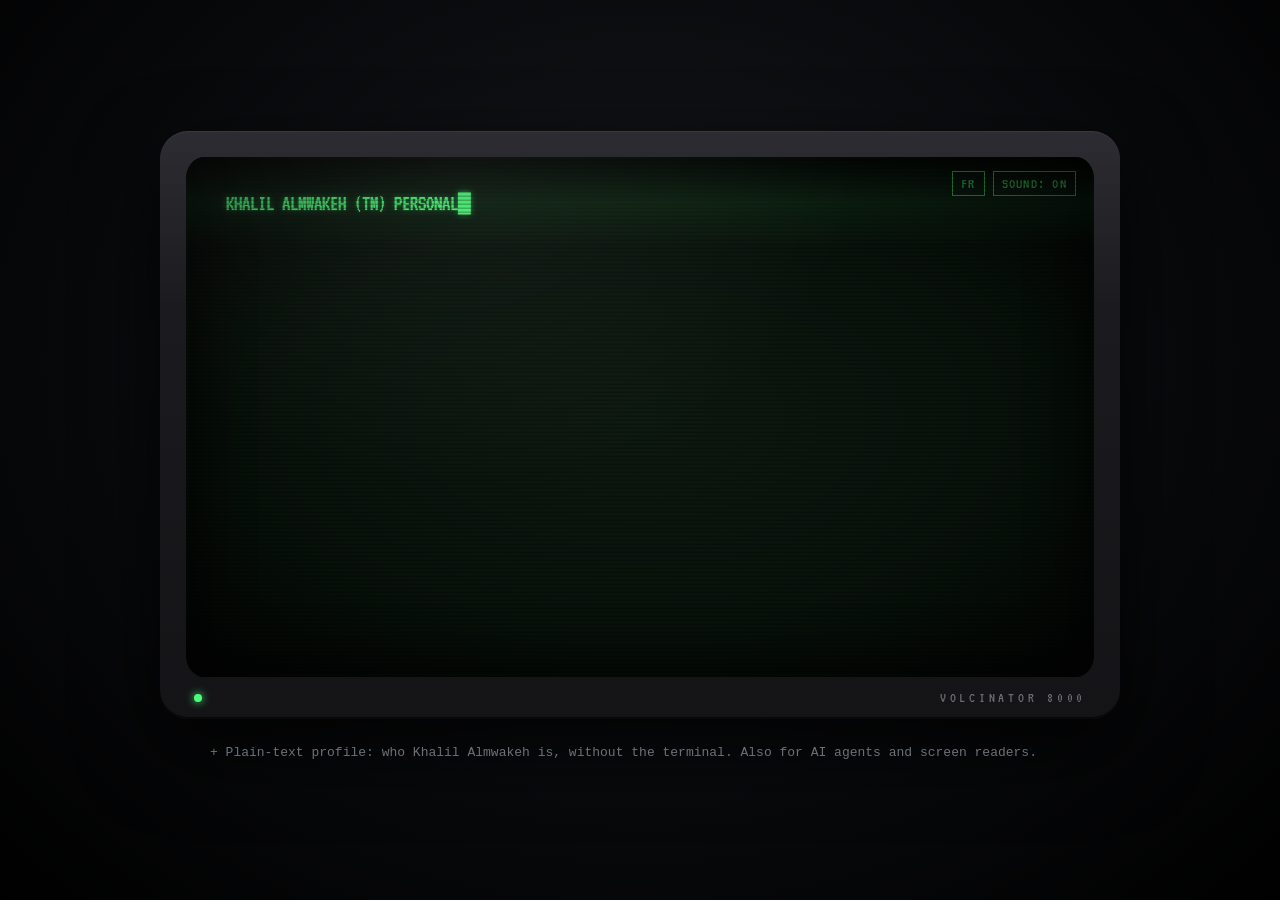
<file: index.html>
<!DOCTYPE html>
<html lang="en">
<head>
  <meta charset="UTF-8" />
  <meta name="viewport" content="width=device-width, initial-scale=1.0" />
  <meta name="description" content="Khalil Almwakeh (volcinator8000), Epitech student building systems and simulations in C, Python and Bash. Pick the clickable desktop or the one-page read." />
  <meta name="theme-color" content="#050805" />
  <title>Khalil Almwakeh (volcinator8000)</title>
  <meta property="og:type" content="website" />
  <meta property="og:title" content="Khalil Almwakeh (volcinator8000)" />
  <meta property="og:description" content="Epitech student building systems and simulations in C, Python and Bash. A tiny Linux desktop you can click around, or a one-page read." />
  <meta property="og:image" content="https://volcinator8000.github.io/og.png" />
  <meta property="og:image:width" content="1200" />
  <meta property="og:image:height" content="630" />
  <meta name="twitter:card" content="summary_large_image" />
  <meta name="twitter:title" content="Khalil Almwakeh (volcinator8000)" />
  <meta name="twitter:description" content="Epitech student building systems and simulations in C, Python and Bash. A tiny Linux desktop you can click around, or a one-page read." />
  <meta name="twitter:image" content="https://volcinator8000.github.io/og.png" />
  <meta property="og:url" content="https://volcinator8000.github.io/" />
  <link rel="canonical" href="https://volcinator8000.github.io/" />
  <meta name="author" content="Khalil Almwakeh" />
  <meta property="og:locale" content="en_US" />
  <meta property="og:locale:alternate" content="fr_FR" />
  <script type="application/ld+json">{"@context": "https://schema.org", "@type": "Person", "name": "Khalil Almwakeh", "alternateName": "volcinator8000", "url": "https://volcinator8000.github.io/", "image": "https://volcinator8000.github.io/og.png", "jobTitle": "Computer science student, web & SEO engineer", "affiliation": {"@type": "EducationalOrganization", "name": "Epitech"}, "worksFor": {"@type": "Organization", "name": "Remoters", "url": "https://www.remoters.io"}, "knowsAbout": ["C", "Linux", "Python", "Bash", "technical SEO", "Cloudflare Workers", "Webflow"], "knowsLanguage": ["fr", "en"], "sameAs": ["https://github.com/volcinator8000", "https://www.linkedin.com/in/khalil-almwakeh-1432b436a/"]}</script>
  <link rel="alternate" type="text/plain" href="llms.txt" title="Plain-text profile" />
  <link rel="alternate" type="text/plain" href="llms-full.txt" title="Full plain-text profile" />
  <link rel="icon" href="data:image/svg+xml,%3Csvg xmlns='http://www.w3.org/2000/svg' viewBox='0 0 64 64'%3E%3Crect width='64' height='64' rx='12' fill='%231e1e2e'/%3E%3Ctext x='12' y='44' font-family='monospace' font-size='30' fill='%23a6e3a1'%3E%3E_%3C/text%3E%3C/svg%3E" />
  <link rel="preconnect" href="https://fonts.googleapis.com" />
  <link rel="preconnect" href="https://fonts.gstatic.com" crossorigin />
  <link rel="preload" as="style" href="https://fonts.googleapis.com/css2?family=VT323&display=swap" />
  <link rel="stylesheet" href="https://fonts.googleapis.com/css2?family=VT323&display=swap" />
  <link rel="stylesheet" href="landing.css" />
  <script src="sound.js"></script>
  <script src="i18n.js"></script>
  <script src="content.js"></script>
  <script>
    (function () {
      var h = location.hash.slice(1).toLowerCase();
      if (!h) return;
      var windows = ["navigate", "projects", "experience", "terminal", "readme"];
      if (windows.indexOf(h) > -1 || (typeof projectBySlug === "function" && projectBySlug(h))) location.replace("desktop.html#" + h);
    })();
  </script>
  <script src="analytics.js" defer></script>
</head>
<body>
  <div class="room">
    <div class="monitor">
      <div class="screen booting" id="screen">
        <div class="glass" aria-hidden="true"></div>
        <div class="scanlines" aria-hidden="true"></div>
        <div class="rollbar" aria-hidden="true"></div>

        <!-- state 1: terminal -->
        <main class="term" id="term">
          <div class="top-btns">
            <button id="lang" class="sound lang" type="button" data-i18n="lang.other" data-i18n-attr="title:lang.other.title">FR</button>
            <button id="sound" class="sound" type="button" aria-pressed="true" title="Toggle sound">SOUND: ON</button>
          </div>
          <pre id="hdr" class="hdr"></pre>

          <nav id="choices" class="choices" aria-label="Choose a version of the portfolio" hidden>
            <a class="choice" href="desktop.html" data-choice="desktop">
              <span class="c-label" data-i18n="landing.c1.label">[1] FULL EXPERIENCE</span>
              <span class="c-desc" data-i18n="landing.c1.desc">Boot a small Linux desktop. Windows to drag, a terminal to type in, project demos that actually run.</span>
              <span class="c-meta" data-i18n="landing.c1.meta">A couple of minutes. Works on a phone too.</span>
            </a>
            <a class="choice" href="read.html" data-choice="read">
              <span class="c-label" data-i18n="landing.c2.label">[2] QUICK READ</span>
              <span class="c-desc" data-i18n="landing.c2.desc">Everything on one page. Scroll, done. No windows, no boot screen, nothing to click except links.</span>
              <span class="c-meta" data-i18n="landing.c2.meta">One minute. Prints fine.</span>
            </a>
          </nav>

          <p id="hint" class="hint" data-i18n="landing.hint" hidden>&#8593;&#8595; or 1 / 2 to select &middot; Enter to confirm</p>
          <p class="foot" id="foot" hidden><a href="https://github.com/volcinator8000" target="_blank" rel="noopener">github.com/volcinator8000</a> &middot; <a href="https://www.linkedin.com/in/khalil-almwakeh-1432b436a/" target="_blank" rel="noopener">linkedin</a></p>
        </main>
      </div>
      <div class="chin" aria-hidden="true">
        <span class="led" id="led"></span>
        <span class="brand">VOLCINATOR 8000</span>
      </div>
    </div>

  <!-- static-profile:start (generated by tools/build.py, do not edit by hand) -->
  <section class="profile" id="profile" aria-label="Plain-text profile">
    <details>
      <summary>Plain-text profile: who Khalil Almwakeh is, without the terminal. Also for AI agents and screen readers.</summary>
      <div class="profile-body">
        <h2>Khalil Almwakeh (volcinator8000)</h2>
        <p>Computer science student at Epitech (second year, 2026-2027) who builds systems-level software in C on Linux, and works in parallel as a web and SEO engineer for Remoters, a French marketplace for home finders abroad. Works in French and English.</p>
        <p>Code: <a href="https://github.com/volcinator8000">https://github.com/volcinator8000</a> · LinkedIn: <a href="https://www.linkedin.com/in/khalil-almwakeh-1432b436a/">https://www.linkedin.com/in/khalil-almwakeh-1432b436a/</a> · Full text profile: <a href="llms-full.txt">llms-full.txt</a> · One page: <a href="read.html">read.html</a></p>
        <h3>Work experience</h3>
        <p><strong>Web &amp; SEO engineer</strong> at <a href="https://www.remoters.io">Remoters</a>, July 2026 – now, French and English.</p>
<p>Remoters is a marketplace that connects people moving abroad with vetted local home finders. The site runs on Webflow behind Cloudflare: about 5,500 indexed URLs, 40 CMS collections, two locales.</p>
<p><strong>In short</strong></p><ul><li>Took over the technical side of a 5,500-URL Webflow site: SEO clean-up, an English locale, structured data, and a reviews page rebuilt from 1,157 reviews.</li><li>Built the edge layer in front of it: six Cloudflare Workers, redirect and header rules, IndexNow, and files that make the site readable by AI agents.</li><li>Halved the monthly bandwidth, audited accessibility and responsiveness by measurement, and left an operations repository so the work survives without me.</li></ul>
<h4>Technical SEO clean-up</h4><ul><li>Sitemap trimmed from 6,439 to 5,506 URLs: questionnaires, redirecting and utility pages out, with an edge filter for what the CMS refuses to hide.</li><li>robots.txt rewritten, AI crawlers unblocked, noindex response headers at the edge for the zombie sections.</li><li>471 redirects rebuilt from a Search Console 404 export, tested one by one before shipping; the Cloudflare redirect list now holds 170 entries, with the 32 that carry a decision kept apart from the 138 mechanical ones.</li><li>Stopped a replacement sitemap before it went live: it was generated from a crawl older than the migration and would have reintroduced 144 dead URLs. Wrote the note that explained why.</li><li>IndexNow end to end: a Worker serves the key, another reads the served sitemap and submits every URL modified in the last 48 hours, fired by a Webflow publish webhook.</li></ul>
<h4>English locale</h4><ul><li>Seven transverse pages translated and slugged under /en, with bilingual header and footer components.</li><li>About 10,900 English alt texts and per-locale JSON-LD written through the API.</li><li>Found and fixed the pages where the EN locale silently served French content.</li></ul>
<h4>Structured data</h4><ul><li>Organization, Breadcrumb, Service, FAQ and Article graphs on the static pages and templates.</li><li>A Cloudflare Worker that injects per-page schema on more than 2,600 template pages the CMS could not express itself.</li><li>Blog Article schema repaired at the edge by replacing the broken block on every post.</li><li>Found and fixed a double-markup bug of my own on about 2,100 pages: the Worker added its block instead of replacing Webflow&#x27;s. One line, verified family by family.</li></ul>
<h4>Edge layer on Cloudflare</h4><ul><li>Six Workers in production in front of Webflow: sitemap filtering and static files the CMS cannot serve, structured data on twelve page families, blog schema repair, the reviews page, the IndexNow key and the IndexNow submitter.</li><li>Response-header rules for noindex on sections the CMS refuses to hide, a bulk redirect list, cache purges after every publish, crawler health measured through the Cloudflare GraphQL API.</li><li>Every Worker carries a control header so a deploy can be verified with one curl, and the 30-second propagation delay is documented so nobody redeploys over a version that was already live.</li></ul>
<h4>Making the site readable by AI agents</h4><ul><li>llms.txt, ai.txt, a W3C TDMRep declaration and a traffic-advice file served at the edge, robots.txt opened to AI crawlers, decided with the company and documented.</li><li>Named crawlers went from thousands of blocked requests to healthy: GoogleBot 85%, BingBot 90% and AppleBot 100% successful responses over a week, measured rather than assumed.</li></ul>
<h4>Handover and documentation</h4><ul><li>An operations repository so someone else can run the edge layer: the code of every Worker, the redirect list with its rationale, the Python pipeline that builds the reviews page, and step-by-step operating and access procedures.</li><li>A full offline export of the site as the first migration step: 46 static pages in two languages, 528 location pages, 837 assets rewritten to local paths, four CMS collections exported with references resolved and counts verified against the API.</li><li>Decision logs for the client: open questions with a recommendation each, and a written record of every decision taken, so nothing depends on memory.</li></ul>
<h4>Reviews page rebuild</h4><ul><li>Two client-side widgets replaced by 1,157 server-rendered Google and Trustpilot reviews with filters, dates and anonymised authors.</li><li>Assembled at the edge by a Worker because the CMS was near its item cap; ranking rule disclosed as French consumer law requires.</li><li>Same page delivered in English on its own locale.</li></ul>
<h4>Redesign support</h4><ul><li>New shared header and footer components, a language switcher, a mobile menu and a harmonisation stylesheet across the nine redesigned pages.</li><li>Homepage city-search modal covering 310 cities with rent and buy routing in both locales.</li><li>Width, hero and FAQ passes on the new homepage from client feedback rounds.</li><li>Accessibility audit of the palette: the brand coral measures 2.44:1 against a 4.5:1 requirement, 25 texts on the homepage below threshold. Proposed a fix that keeps the coral and changes only where it is used.</li></ul>
<h4>Bandwidth and performance</h4><ul><li>Optimised what the site serves: monthly bandwidth went from about 290 to 300 GB down to 140 to 160 GB, roughly half, for the same traffic.</li><li>Measured before and after on the Webflow hosting dashboard, so the saving is a number rather than a feeling.</li></ul>
<h4>Content hygiene at scale</h4><ul><li>11,649 CMS images given French alt text through the API, in batches sized to what the API tolerates.</li><li>131 duplicate CMS items mapped with their reference graph before any decision was taken.</li><li>A responsive audit of 5,774 URLs done by measurement, without a browser.</li></ul>
<h4>Infrastructure planning</h4><ul><li>Migration guide for moving a CMS collection and static pages from Webflow to AWS S3 and CloudFront, behind the same Cloudflare.</li><li>An AWS primer written for the team, from accounts to costs.</li></ul>
<p>Tools: Webflow Data API v2, Webflow MCP, Webflow webhooks, Cloudflare Workers, HTMLRewriter, Cloudflare rulesets &amp; bulk redirects, Cloudflare GraphQL analytics, Python, Bash &amp; curl, JSON-LD / schema.org, IndexNow, llms.txt / TDMRep, Google Search Console, AWS S3 + CloudFront, headless Chrome, Claude Code.</p><p>Skills: technical SEO, internationalisation, structured data, edge computing, API automation at scale, data cleaning, accessibility, GDPR-aware publishing, auditing without a browser, client communication, decision logs.</p>
        <h3>Evidence of competence</h3>
        <h4>Ownership at Remoters</h4><ul><li>Trimmed a live production sitemap from 6,439 to 5,506 URLs, with an edge filter for what the CMS could not hide, and verified every change on the live site.</li><li>Rebuilt 471 redirects from a Search Console 404 export and tested each target before shipping.</li><li>Wrote a Cloudflare Worker that injects structured data on more than 2,600 CMS template pages, plus a second Worker that repairs blog Article schema.</li><li>Replaced two client-side review widgets with 1,157 server-rendered reviews assembled at the edge, with anonymised authors and the ranking rule disclosed as French consumer law requires.</li><li>Roughly halved the site&#x27;s monthly bandwidth, from about 290 to 300 GB to 140 to 160 GB for the same traffic, by optimising what the site serves; measured before and after on the Webflow hosting dashboard.</li><li>Runs six Cloudflare Workers in production in front of the CMS (sitemap filtering, static files, structured data on twelve page families, blog schema repair, the reviews page, IndexNow key and submitter), each with a control header so a deploy is verifiable with one request.</li><li>Stopped a replacement sitemap that would have reintroduced 144 dead URLs, with a written note explaining the evidence; caught and fixed his own double-markup bug on about 2,100 pages.</li><li>Left an operations repository behind: Worker code, the redirect list with its rationale, the reviews pipeline, and step-by-step procedures, so the work survives him.</li><li>Made the site readable by AI agents (llms.txt, ai.txt, TDMRep, open robots) and measured crawler health through the Cloudflare GraphQL API rather than assuming it.</li><li>Gave 11,649 CMS images French alt text and about 10,900 English ones through the API, in batches sized to what the API tolerates.</li><li>Built the English locale of the site: seven pages translated, bilingual header and footer components, per-locale JSON-LD.</li><li>Audited 5,774 URLs for responsive breakage by measurement, without a browser, and mapped 131 duplicate CMS items with their reference graph before any deletion.</li></ul><h4>Systems work at Epitech</h4><ul><li>A Unix shell in C with pipes, redirections and builtins (42sh); a printf reimplementation; an assembler for a made-up instruction set.</li><li>Algorithms in C: a breadth-first maze solver on very large grids, flood fill over 2D maps.</li><li>Graphics in C with CSFML: an isometric 3D world editor with hand-written projection maths, a starfield.</li><li>A security audit of a reactor-console CLI in C: white-box and black-box review, vulnerability report and patches (public repository).</li><li>Numerical work in Python: Borwein integrals, titration curves, matrix trigonometry by power series, logistic-map population models.</li></ul><h4>Data and web, public repositories</h4><ul><li>Tardis: SNCF train-delay prediction with cleaning and EDA notebooks, three trained models (Random Forest, HistGradientBoosting, XGBoost) and a Streamlit dashboard.</li><li>Music visualizer: a browser audio workshop built on the Web Audio API and canvas, with a hand-written FFT, live on GitHub Pages.</li><li>Fourier workshop: an interactive notebook explaining the Fourier transform with a winding-machine visualisation.</li><li>Bug Break: an Unreal Engine 5 game-jam entry, C++ gameplay code plus Blueprints.</li></ul><h4>This website, as a work sample</h4><ul><li>Hand-written HTML, CSS and JavaScript, no framework and no build step; a windowed desktop, a fake shell with tab completion, a French and English version, synthesized sound.</li><li>Every project preview is a small rebuild of the real algorithm: BFS, flood fill, isometric projection, bifurcation diagrams, the Fourier winding machine.</li><li>A real Python file (navigate.py, Dijkstra over a transit network) runs unmodified in the browser through Pyodide.</li><li>A headless-Chrome test suite (tools/check.py, 36 checks) runs against every page after each change.</li></ul>
        <h3>How to verify</h3>
        <ul><li>Public code: https://github.com/volcinator8000 (Tardis, music-visualizer, Fourier-workshop, corewar/Obsidian audit, gamejam, this site).</li><li>Live demos: https://volcinator8000.github.io/desktop.html (previews, terminal, Python in the browser) and https://volcinator8000.github.io/read.html (everything on one page).</li><li>Professional profile: https://www.linkedin.com/in/khalil-almwakeh-1432b436a/.</li><li>Epitech coursework repositories are private by school policy; the descriptions above are the projects as specified by Epitech.</li></ul>
        <h3>Caveats</h3>
        <ul><li>He is a second-year student; the Remoters work is his first professional engagement, started in July 2026.</li><li>Figures about Remoters describe work done on that site and were recorded at the time; they are not independently audited.</li></ul>
        <h3>Projects</h3>
        <h4>Systems &amp; C</h4><ul>
<li id="42sh"><strong>42sh</strong> (favourite): A Unix shell in C: pipes, redirections, builtins and the usual quoting headaches. <em>C, POSIX.</em> <a href="desktop.html#42sh">preview</a></li>
<li id="my-printf"><strong>My printf</strong>: printf rebuilt from scratch: parsing format strings and handling every conversion by hand. <em>C.</em> <a href="desktop.html#my-printf">preview</a></li>
<li id="robot-factory"><strong>Robot Factory</strong>: An assembler for a made-up robot instruction set, turning source files into binary. <em>C.</em> </li>
<li id="organized"><strong>Organized</strong>: A Bash script that sorts a messy directory into folders by file type. <em>Bash.</em> <a href="desktop.html#organized">preview</a></li>
<li id="setting-up"><strong>Setting Up</strong>: Day one: setting up a Linux development environment from scratch. <em>Linux, Bash.</em> </li>
</ul>
<h4>Algorithms</h4><ul>
<li id="amazed"><strong>Amazed</strong> (favourite): Maze solver that finds the shortest path with breadth-first search on very large grids. <em>C, BFS.</em> <a href="desktop.html#amazed">preview</a></li>
<li id="count-islands"><strong>Count Islands</strong>: Flood-fill over a 2D map to count and label every island. <em>C, flood fill.</em> <a href="desktop.html#count-islands">preview</a></li>
<li id="navigate"><strong>Navigate</strong>: A local GPS navigation system. <em>pathfinding.</em> <a href="https://github.com/volcinator8000/navigate">code</a></li>
<li id="cuddle"><strong>Cuddle</strong>: An AI bot project: decision-making and heuristics. <em>AI.</em> </li>
</ul>
<h4>Maths &amp; data</h4><ul>
<li id="tardis"><strong>Tardis</strong>: Predicting SNCF train delays: cleaning and EDA notebooks, three trained models, and a Streamlit dashboard that predicts a journey&#x27;s arrival delay. <em>Python, scikit-learn, XGBoost, Streamlit.</em> <a href="https://github.com/volcinator8000/Tardis">code</a> · <a href="desktop.html#tardis">preview</a></li>
<li id="fourier-workshop"><strong>Fourier workshop</strong>: A live notebook showing how an FFT works and what it is good for. <em>Python, Jupyter.</em> <a href="https://github.com/volcinator8000/Fourier-workshop">code</a> · <a href="desktop.html#fourier-workshop">preview</a></li>
<li id="110-borwein"><strong>110 Borwein</strong>: Numerical integration of Borwein integrals, where a neat pattern suddenly breaks. <em>Python.</em> <a href="desktop.html#110-borwein">preview</a></li>
<li id="109-titration"><strong>109 Titration</strong>: Finding the equivalence point of a titration curve with numerical derivatives. <em>Python.</em> <a href="desktop.html#109-titration">preview</a></li>
<li id="108-trigo"><strong>108 Trigo</strong>: Trig functions on matrices, computed from their power series. <em>Python.</em> <a href="desktop.html#108-trigo">preview</a></li>
<li id="107-transfer"><strong>107 Transfer</strong>: Transfer functions of chained systems, from polynomial coefficients. <em>Python.</em> <a href="desktop.html#107-transfer">preview</a></li>
<li id="106-bombyx"><strong>106 Bombyx</strong>: Modelling a silkworm population with the logistic map, plus bifurcation diagrams. <em>Python.</em> <a href="desktop.html#106-bombyx">preview</a></li>
</ul>
<h4>Graphics &amp; Games</h4><ul>
<li id="my-world"><strong>My World</strong> (favourite): An isometric 3D world editor: terrain, elevation and hand-rolled projection maths. <em>C, CSFML.</em> <a href="desktop.html#my-world">preview</a></li>
<li id="star"><strong>Star</strong>: A starfield animation: pixels, vectors and frame timing. <em>C, CSFML.</em> <a href="desktop.html#star">preview</a></li>
<li id="bug-break"><strong>Bug Break</strong>: Game-jam horror comedy: find the bugged office props, hide from the spider, reach the coffee machine. <em>C++, Unreal Engine 5.</em> <a href="https://github.com/volcinator8000/gamejam">code</a> · <a href="desktop.html#bug-break">preview</a></li>
</ul>
<h4>DevOps &amp; Security</h4><ul>
<li id="obsidian-console"><strong>Obsidian console</strong> (favourite): Security audit of a nuclear-reactor console CLI in C: white-box and black-box review, vulnerability report and patches. <em>C, security audit.</em> <a href="https://github.com/volcinator8000/corewar">code</a> · <a href="desktop.html#obsidian-console">preview</a></li>
<li id="chocolatine"><strong>Chocolatine</strong>: A CI pipeline with GitHub Actions: build, test and mirror on every push. <em>GitHub Actions.</em> <a href="https://github.com/volcinator8000/painauchocolat">code</a> · <a href="desktop.html#chocolatine">preview</a></li>
<li id="hack-juice"><strong>Hack Juice</strong>: Breaking into OWASP Juice Shop: XSS, injection and broken auth. <em>web security.</em> </li>
</ul>
<h4>Tools &amp; Web</h4><ul>
<li id="music-visualizer"><strong>Music visualizer</strong>: A web page that draws instruments and audio effects as waves and sines. <em>JavaScript, web.</em> <a href="https://github.com/volcinator8000/music-visualizer">code</a> · <a href="https://volcinator8000.github.io/music-visualizer/">live</a> · <a href="desktop.html#music-visualizer">preview</a></li>
<li id="max-finder"><strong>MAX Finder</strong>: Find every SNCF train with a free MAX JEUNE / SENIOR seat in one search, and chain them into a tour. <em>SNCF open data, PWA.</em> <a href="https://github.com/volcinator8000/max-trip-chain">code</a> · <a href="https://davd-gzl.github.io/MAX-Finder/">live</a> · <a href="desktop.html#max-finder">preview</a></li>
</ul>
        <h3>Skills</h3>
        <p>C, Linux, Python, Bash, JavaScript, Cloudflare Workers, Webflow Data API. technical SEO, internationalisation, structured data, edge computing, API automation at scale, data cleaning, accessibility, GDPR-aware publishing, auditing without a browser, client communication, decision logs.</p>
      </div>
    </details>
  </section>
  <!-- static-profile:end -->
  </div>

  <script>
    (function () {
      'use strict';
      var reduced = window.matchMedia('(prefers-reduced-motion: reduce)').matches;
      var $ = function (id) { return document.getElementById(id); };
      var term = $('term'), hdr = $('hdr'), screen = $('screen'), led = $('led');
      var choices = $('choices'), hint = $('hint'), soundBtn = $('sound'), led = $('led');
      var links = Array.prototype.slice.call(choices.querySelectorAll('.choice'));

      /* ---------- sound (shared kit in sound.js) ---------- */
      var tick = Sound.tick, blip = Sound.blip, confirm = Sound.confirm, granted = Sound.granted;
      var tone = function (f, d, type, g) { Sound.step(Math.round((f - 300) / 40)); };

      function setSound(on) {
        Sound.setEnabled(on);
        soundBtn.textContent = I18N.t(on ? 'landing.sound.on' : 'landing.sound.off');
        soundBtn.setAttribute('aria-pressed', String(on));
        if (on) Sound.tryUnlock().then(function (ok) { if (ok) Sound.hum(true); });
      }
      setSound(Sound.enabled);
      soundBtn.addEventListener('click', function (e) { e.stopPropagation(); setSound(!Sound.enabled); if (Sound.enabled) blip(); });

      // the moment audio is allowed (at load if the browser trusts the site,
      // otherwise at the first key or click) the tube "powers on" audibly
      var pageStart = performance.now();
      Sound.onUnlock(function () {
        var early = performance.now() - pageStart < 1500;
        if (early) Sound.powerOn();
        setTimeout(function () { Sound.hum(true); }, early ? 300 : 0);
      });
      Sound.tryUnlock();

      /* ---------- the script that types itself ---------- */
      // each step: [text, kind]  kind: 'line' typed, 'pw' typed as dots, 'pause', 'bar' progress, 'ok' access granted
      var KINDS = ['line', 'line', 'line', 'line', 'line', 'pw', 'bar', 'ok', 'line', 'line'];
      function buildScript() { return I18N.t('landing.lines').map(function (text, i) { return [text, KINDS[i] || 'line']; }); }
      var script = buildScript();

      var done = false;
      var CPS = 220;            // characters per second while typing
      var BAR = '██████████', DOTS = '••••••••';

      // build a timeline: every step gets a start time and a duration, so the
      // intro takes the same time on every machine (no setTimeout chains)
      var timeline = [], TOTAL = 0;
      function buildTimeline() {
        timeline = []; var t = 0;
        script.forEach(function (st) {
          var text = st[0], kind = st[1], dur;
          if (kind === 'pw') dur = 8 * 0.035;
          else if (kind === 'bar') dur = 11 * 0.03;
          else dur = text.length / CPS;
          var pause = kind === 'ok' ? 0.22 : text ? 0.05 : 0.04;
          timeline.push({ text: text, kind: kind, start: t, dur: dur });
          t += dur + pause;
        });
        TOTAL = t;
      }
      buildTimeline();

      I18N.apply();
      $('lang').addEventListener('click', function (e) { e.stopPropagation(); I18N.toggle(); blip(); });
      document.addEventListener('langchange', function () {
        script = buildScript(); buildTimeline();
        setSound(Sound.enabled);
        if (done) renderAt(TOTAL);
      });

      function finalText(st) {
        if (st.kind === 'pw') return st.text + DOTS;
        if (st.kind === 'bar') return st.text + '[' + BAR + '] OK';
        return st.text;
      }

      var lastCount = -1, okPlayed = false;
      function renderAt(el) {
        var lines = [], cursor = true, count = 0;
        for (var i = 0; i < timeline.length; i++) {
          var st = timeline[i];
          if (el >= st.start + st.dur) { lines.push(finalText(st)); count += finalText(st).length; if (st.kind === 'ok' && !okPlayed) { okPlayed = true; granted(); } continue; }
          if (el < st.start) break;
          var f = (el - st.start) / st.dur;
          if (st.kind === 'pw') { var n = Math.floor(f * 8); lines.push(st.text + DOTS.slice(0, n)); count += n; }
          else if (st.kind === 'bar') { var k = Math.floor(f * 11); lines.push(st.text + '[' + BAR.slice(0, k) + '··········'.slice(0, 10 - k) + ']'); count += k; if (k % 2 === 0) tone(300 + k * 40, 0.03, 'square', 0.03); }
          else { var c = Math.floor(f * st.text.length); lines.push(st.text.slice(0, c)); count += c; }
          break;
        }
        if (count !== lastCount) { if (lastCount >= 0) tick(); lastCount = count; }
        if (el >= TOTAL) { done = true; cursor = false; }
        hdr.textContent = lines.join('\n') + (cursor ? '█' : '');
      }

      var t0 = null;
      function frame(now) {
        if (done) return;
        if (t0 === null) t0 = now;
        renderAt(reduced ? TOTAL : (now - t0) / 1000);
        if (!done) requestAnimationFrame(frame);
        else showChoices();
      }

      function finishAll() {
        if (done) return;
        screen.classList.remove('booting');
        screen.classList.add('on');
        led.classList.add('lit');
        renderAt(TOTAL);
        showChoices();
      }

      function showChoices() {
        choices.hidden = false;
        hint.hidden = false;
        $('foot').hidden = false;
        if (!links.some(function (a) { return a.classList.contains('sel'); })) select(0, false);
      }

      // any click or key skips the typing
      function skip() { if (!done) finishAll(); }
      document.addEventListener('click', function (e) {
        if (e.target.closest('.choice') || e.target.closest('.sound')) return;
        skip();
      });
      var BOOT_MS = reduced ? 0 : 900;
      setTimeout(function () {
        screen.classList.remove('booting');
        screen.classList.add('on');
        led.classList.add('lit');
      }, 60);
      setTimeout(function () { requestAnimationFrame(frame); }, BOOT_MS);

      /* ---------- menu ---------- */
      var current = -1;
      function select(i, focus) {
        var prev = current;
        current = (i + links.length) % links.length;
        links.forEach(function (a, k) { a.classList.toggle('sel', k === current); });
        if (focus) links[current].focus();
        if (prev !== current) blip();
      }
      links.forEach(function (a, k) {
        a.addEventListener('mouseenter', function () { select(k, false); });
        a.addEventListener('focus', function () { select(k, false); });
        a.addEventListener('click', function (e) {
          if (window.trackEvent) window.trackEvent('choice-' + a.dataset.choice);
          if (e.ctrlKey || e.metaKey || e.shiftKey || e.button === 1) return; // let new-tab clicks through
          if (a.dataset.choice === 'desktop') {
            try { sessionStorage.setItem('fromLanding', '1'); } catch (e2) { /* ignore */ }
          }
          if (Sound.enabled && Sound.unlocked) { // let the confirm blip play before leaving
            e.preventDefault();
            confirm();
            Sound.hum(false);
            setTimeout(function () { location.href = a.href; }, 220);
          }
        });
      });

      document.addEventListener('keydown', function (e) {
        if (e.key === 'Tab') return;
        if (e.target.closest && e.target.closest('.sound')) return; // Enter/Space on the toggle just toggles
        if (!done) { skip(); return; }
        if (e.key === 'ArrowDown' || e.key === 'ArrowRight' || e.key === 'j') { e.preventDefault(); select(current + 1, true); }
        else if (e.key === 'ArrowUp' || e.key === 'ArrowLeft' || e.key === 'k') { e.preventDefault(); select(current - 1, true); }
        else if (e.key === '1') select(0, true);
        else if (e.key === '2') select(1, true);
        else if (e.key === 'Enter' && document.activeElement !== links[current]) { links[current].click(); }
        else if (e.key === 'm') { setSound(!Sound.enabled); }
      });
    })();
  </script>
</body>
</html>
</file>
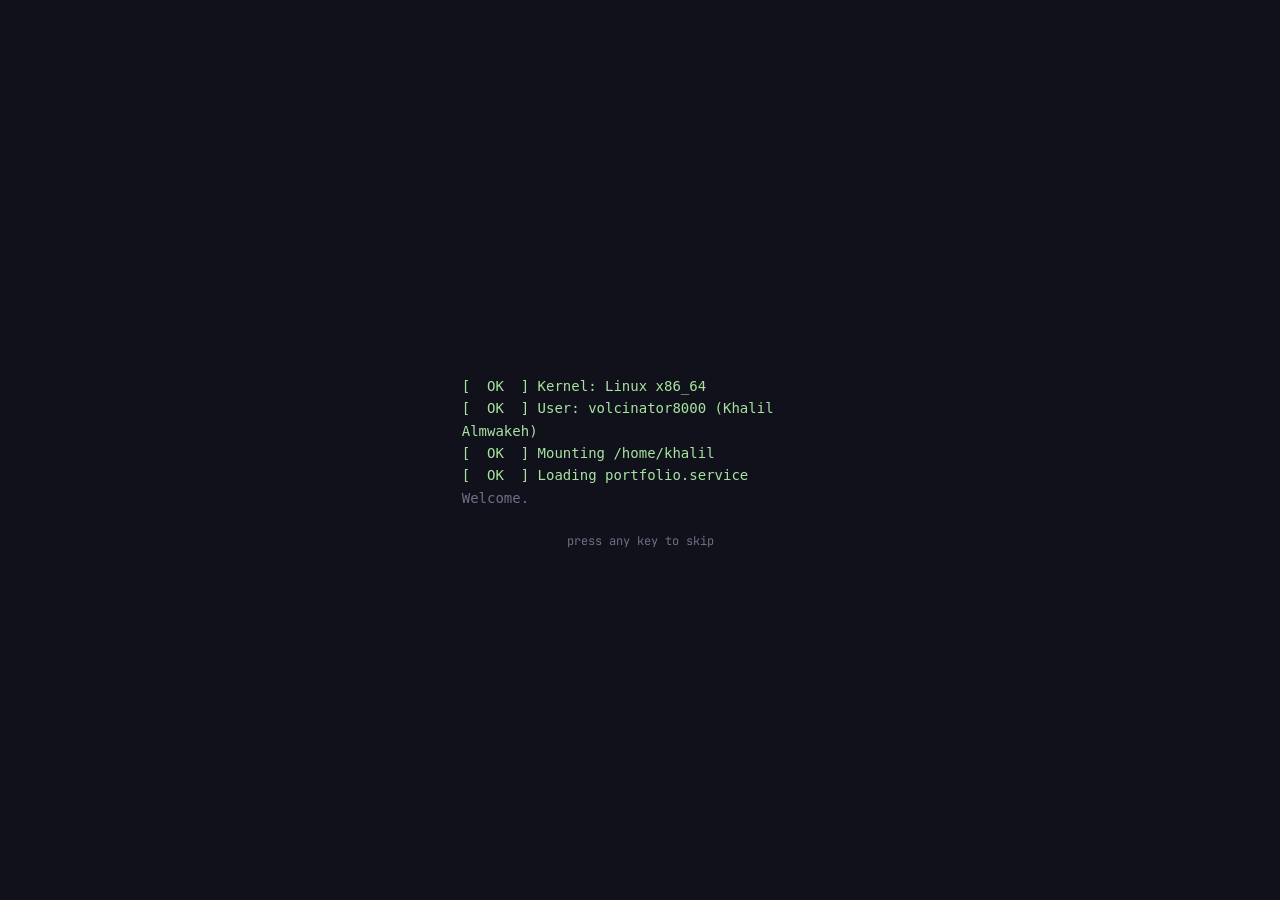
<file: desktop.html>
<!DOCTYPE html>
<html lang="en">
<head>
  <meta charset="UTF-8" />
  <meta name="viewport" content="width=device-width, initial-scale=1.0" />
  <meta name="description" content="Khalil Almwakeh (volcinator8000) — Epitech student building systems and simulations in C, Python and Bash. A tiny Linux desktop you can click around." />
  <meta name="theme-color" content="#1e1e2e" />
  <title>Khalil Almwakeh (volcinator8000)</title>
  <meta property="og:type" content="website" />
  <meta property="og:title" content="Khalil Almwakeh (volcinator8000)" />
  <meta property="og:description" content="Epitech student building systems and simulations in C, Python and Bash. A tiny Linux desktop you can click around, or a one-page read." />
  <meta property="og:image" content="https://volcinator8000.github.io/og.png" />
  <meta property="og:image:width" content="1200" />
  <meta property="og:image:height" content="630" />
  <meta name="twitter:card" content="summary_large_image" />
  <meta name="twitter:title" content="Khalil Almwakeh (volcinator8000)" />
  <meta name="twitter:description" content="Epitech student building systems and simulations in C, Python and Bash. A tiny Linux desktop you can click around, or a one-page read." />
  <meta name="twitter:image" content="https://volcinator8000.github.io/og.png" />
  <meta property="og:url" content="https://volcinator8000.github.io/desktop.html" />
  <link rel="canonical" href="https://volcinator8000.github.io/desktop.html" />
  <meta name="author" content="Khalil Almwakeh" />
  <meta property="og:locale" content="en_US" />
  <meta property="og:locale:alternate" content="fr_FR" />
  <script type="application/ld+json">{"@context": "https://schema.org", "@type": "Person", "name": "Khalil Almwakeh", "alternateName": "volcinator8000", "url": "https://volcinator8000.github.io/", "image": "https://volcinator8000.github.io/og.png", "jobTitle": "Computer science student, web & SEO engineer", "affiliation": {"@type": "EducationalOrganization", "name": "Epitech"}, "worksFor": {"@type": "Organization", "name": "Remoters", "url": "https://www.remoters.io"}, "knowsAbout": ["C", "Linux", "Python", "Bash", "technical SEO", "Cloudflare Workers", "Webflow"], "knowsLanguage": ["fr", "en"], "sameAs": ["https://github.com/volcinator8000", "https://www.linkedin.com/in/khalil-almwakeh-1432b436a/"]}</script>
  <link rel="alternate" type="text/plain" href="llms-full.txt" title="Full plain-text profile" />
  <link rel="icon" href="data:image/svg+xml,%3Csvg xmlns='http://www.w3.org/2000/svg' viewBox='0 0 64 64'%3E%3Crect width='64' height='64' rx='12' fill='%231e1e2e'/%3E%3Ctext x='12' y='44' font-family='monospace' font-size='30' fill='%23a6e3a1'%3E%3E_%3C/text%3E%3C/svg%3E" />
  <link rel="preconnect" href="https://fonts.googleapis.com" />
  <link rel="preconnect" href="https://fonts.gstatic.com" crossorigin />
  <link rel="preload" as="style" href="https://fonts.googleapis.com/css2?family=JetBrains+Mono:wght@400;700&display=swap" />
  <link rel="stylesheet" href="https://fonts.googleapis.com/css2?family=JetBrains+Mono:wght@400;700&display=swap" />
  <link rel="stylesheet" href="style.css" />
  <script src="analytics.js" defer></script>
</head>
<body>
  <!-- Boot screen: lines are typed in by script.js. Click or press a key to skip. -->
  <div id="boot-screen" aria-live="polite">
    <pre id="boot-text" class="terminal-text"></pre>
    <p class="boot-hint">press any key to skip</p>
  </div>

  <div id="desktop" hidden>
    <header id="top-bar">
      <span class="bar-left"><span class="green">volcinator8000</span>@<span class="blue">arch</span></span>
      <nav id="taskbar" class="bar-center" aria-label="Open windows">
        <span id="bar-hint" data-i18n="bar.hint">click an icon to open it</span>
      </nav>
      <span class="bar-right"><button id="lang-toggle" class="bar-btn" type="button" data-i18n="lang.other" data-i18n-attr="title:lang.other.title">FR</button><button id="sound-toggle" class="bar-btn" type="button" aria-pressed="true">sound: on</button><a class="bar-link" href="read.html" data-i18n="bar.read">quick read</a> <span id="clock">--:--</span></span>
    </header>

    <div class="icon-container">
      <button class="icon" type="button" data-open="about-window">
        <div class="icon-img terminal-icon" aria-hidden="true">&gt;_</div>
        <span>readme.txt</span>
      </button>

      <button class="icon" type="button" data-open="projects-window">
        <div class="icon-img folder-icon" aria-hidden="true"></div>
        <span>projects/</span>
      </button>

      <button class="icon" type="button" data-open="terminal-window">
        <div class="icon-img shell-icon" aria-hidden="true">$</div>
        <span>terminal</span>
      </button>

      <button class="icon" type="button" data-open="experience-window">
        <div class="icon-img doc-icon" aria-hidden="true">md</div>
        <span>experience.md</span>
      </button>

      <button class="icon" type="button" data-open="python-window">
        <div class="icon-img python-icon" aria-hidden="true">py</div>
        <span>navigate.py</span>
      </button>

      <!-- web apps, filled by script.js from the projects that have a live site -->
      <div id="app-icons" class="app-icons"></div>

      <button class="icon" type="button" data-open="snake-window" id="snake-icon" hidden>
        <div class="icon-img snake-icon" aria-hidden="true">~</div>
        <span>snake</span>
      </button>

      <a class="icon" href="https://github.com/volcinator8000" target="_blank" rel="noopener">
        <div class="icon-img github-icon" aria-hidden="true"></div>
        <span>github</span>
      </a>
    </div>

    <!-- README -->
    <section id="about-window" class="window" data-title="readme.txt" aria-labelledby="about-title">
      <div class="title-bar">
        <span id="about-title">vim ~/readme.txt</span>
        <div class="window-controls">
          <button class="min-btn" type="button" data-min="about-window" aria-label="Minimise">–</button>
          <button class="close-btn" type="button" data-close="about-window" aria-label="Close">×</button>
        </div>
      </div>

      <div class="content terminal-content">
        <p class="prompt-line"><span class="green">volcinator8000@arch</span>:<span class="blue">~</span>$ cat readme.txt</p>

        <div class="fetch">
          <pre class="fetch-art" aria-hidden="true">
       /\
      /  \
     /\   \
    /      \
   /   ,,   \
  /   |  |  -\
 /_-''    ''-_\</pre>
          <div class="fetch-info">
            <p class="fetch-head"><span class="green">khalil</span>@<span class="blue">epitech</span></p>
            <p class="fetch-rule">----------------</p>
            <p><span class="key" data-i18n="readme.name">Name</span>Khalil Almwakeh</p>
            <p><span class="key" data-i18n="readme.role">Role</span><span data-i18n="readme.role.v">Epitech student, 2nd year</span></p>
            <p><span class="key" data-i18n="readme.work">Work</span><button type="button" class="link-btn" data-open="experience-window" data-i18n="readme.work.v">Remoters, web &amp; SEO engineering (2026)</button></p>
            <p><span class="key" data-i18n="readme.stack">Stack</span>C · Linux · Python · Bash</p>
            <p><span class="key" data-i18n="readme.doing">Doing</span><span data-i18n="readme.doing.v">building systems and simulations</span></p>
            <p><span class="key">GitHub</span><a href="https://github.com/volcinator8000" target="_blank" rel="noopener">github.com/volcinator8000</a></p>
            <p><span class="key">LinkedIn</span><a href="https://www.linkedin.com/in/khalil-almwakeh-1432b436a/" target="_blank" rel="noopener">khalil-almwakeh</a></p>
            <div class="swatches" aria-hidden="true">
              <i></i><i></i><i></i><i></i><i></i><i></i><i></i><i></i>
            </div>
          </div>
        </div>

        <p class="intro" data-i18n="readme.intro">Hi, I'm Khalil. I spend most of my time in C and a Linux terminal, building things that simulate other things.</p>

        <p class="tip" data-i18n-html="readme.tip"></p>
        <p class="blink">_</p>
      </div>
      <div class="resize-handle" aria-hidden="true"></div>
    </section>

    <!-- PROJECTS -->
    <section id="projects-window" class="window window-wide" data-title="projects/" aria-labelledby="projects-title">
      <div class="title-bar">
        <span id="projects-title">~/projects</span>
        <div class="window-controls">
          <button class="min-btn" type="button" data-min="projects-window" aria-label="Minimise">–</button>
          <button class="close-btn" type="button" data-close="projects-window" aria-label="Close">×</button>
        </div>
      </div>

      <div class="content explorer-content">
        <div id="filters" class="filters" role="tablist" aria-label="Filter projects"></div>
        <p id="project-count" class="count"></p>
        <div id="project-list" class="project-list"></div>
      </div>
      <div class="resize-handle" aria-hidden="true"></div>
    </section>

    <!-- TERMINAL -->
    <section id="terminal-window" class="window" data-title="terminal" aria-labelledby="terminal-title">
      <div class="title-bar">
        <span id="terminal-title">bash — ~</span>
        <div class="window-controls">
          <button class="min-btn" type="button" data-min="terminal-window" aria-label="Minimise">–</button>
          <button class="close-btn" type="button" data-close="terminal-window" aria-label="Close">×</button>
        </div>
      </div>

      <div class="content shell-content" id="shell">
        <div id="shell-output"></div>
        <form id="shell-form" autocomplete="off">
          <label for="shell-input" class="shell-prompt"><span class="green">volcinator8000@arch</span>:<span class="blue">~</span>$</label>
          <input id="shell-input" type="text" spellcheck="false" autocapitalize="off" aria-label="Terminal input" />
        </form>
      </div>
      <div class="resize-handle" aria-hidden="true"></div>
    </section>

    <!-- PROJECT PREVIEW -->
    <section id="preview-window" class="window window-wide" data-title="preview" aria-labelledby="preview-title">
      <div class="title-bar">
        <span id="preview-title">preview</span>
        <div class="window-controls">
          <button class="min-btn" type="button" data-min="preview-window" aria-label="Minimise">–</button>
          <button class="close-btn" type="button" data-close="preview-window" aria-label="Close">×</button>
        </div>
      </div>

      <div class="content preview-content">
        <div class="preview-head">
          <span id="preview-icon"></span>
          <div class="preview-meta">
            <div class="project-name"><span id="preview-name"></span></div>
            <p id="preview-blurb" class="project-blurb"></p>
            <div class="preview-links">
              <div id="preview-tags" class="tags"></div>
              <a id="preview-link" class="ext-link" target="_blank" rel="noopener" hidden>github ↗</a>
              <a id="preview-live" class="ext-link" target="_blank" rel="noopener" hidden>live site ↗</a>
              <button id="preview-copy" class="ext-link link-btn-plain" type="button" data-i18n="preview.copy">copy link</button>
            </div>
          </div>
        </div>
        <div id="preview-stage" class="stage"></div>
        <p id="preview-note" class="stage-note"></p>
      </div>
      <div class="resize-handle" aria-hidden="true"></div>
    </section>


    <!-- WORK EXPERIENCE -->
    <section id="experience-window" class="window window-wide" data-title="experience.md" aria-labelledby="xp-title">
      <div class="title-bar">
        <span id="xp-title">less ~/experience.md</span>
        <div class="window-controls">
          <button class="min-btn" type="button" data-min="experience-window" aria-label="Minimise">–</button>
          <button class="close-btn" type="button" data-close="experience-window" aria-label="Close">×</button>
        </div>
      </div>

      <div class="content xp-content" id="xp-root"></div>
      <div class="resize-handle" aria-hidden="true"></div>
    </section>

    <!-- NAVIGATE.PY (real Python, runs in the browser) -->
    <section id="python-window" class="window window-wide" data-title="navigate.py" aria-labelledby="python-title">
      <div class="title-bar">
        <span id="python-title">python3 navigate.py</span>
        <div class="window-controls">
          <button class="min-btn" type="button" data-min="python-window" aria-label="Minimise">–</button>
          <button class="close-btn" type="button" data-close="python-window" aria-label="Close">×</button>
        </div>
      </div>

      <div class="content python-content">
        <div class="py-toolbar">
          <label><span data-i18n="py.from">from</span> <select id="py-from" disabled></select></label>
          <label><span data-i18n="py.to">to</span> <select id="py-to" disabled></select></label>
          <button id="py-run" type="button" class="btn" disabled data-i18n="py.run">find route</button>
          <button id="py-source" type="button" class="btn ghost" aria-pressed="false" data-i18n="py.source">view source</button>
          <span id="py-status" class="dim" data-i18n="py.status.idle">python runtime not loaded yet</span>
        </div>
        <div class="py-body">
          <canvas id="py-map" class="py-map" aria-label="Transit map"></canvas>
          <pre id="py-out" class="py-out">$ python3 navigate.py
</pre>
          <pre id="py-code" class="py-code" hidden></pre>
        </div>
        <p class="stage-note" data-i18n-html="py.note"></p>
      </div>
      <div class="resize-handle" aria-hidden="true"></div>
    </section>

    <!-- BROWSER: the web projects run inside it, one tab each -->
    <section id="browser-window" class="window window-wide window-browser" data-title="browser" aria-labelledby="browser-title">
      <div class="title-bar">
        <span id="browser-title">browser</span>
        <div class="window-controls">
          <button class="min-btn" type="button" data-min="browser-window" aria-label="Minimise">–</button>
          <button class="close-btn" type="button" data-close="browser-window" aria-label="Close">×</button>
        </div>
      </div>
      <div class="browser-chrome">
        <div id="browser-tabs" class="browser-tabs" role="tablist"></div>
        <div class="browser-bar">
          <button id="browser-reload" class="browser-btn" type="button" title="Reload">↻</button>
          <span id="browser-url" class="browser-url"></span>
          <a id="browser-ext" class="browser-btn" href="#" target="_blank" rel="noopener" data-i18n-attr="title:browser.newtab">↗</a>
        </div>
      </div>
      <div id="browser-frames" class="browser-frames"></div>
      <div class="resize-handle" aria-hidden="true"></div>
    </section>

    <!-- SNAKE (unlocked by the secrets) -->
    <section id="snake-window" class="window" data-title="snake" aria-labelledby="snake-title">
      <div class="title-bar">
        <span id="snake-title">snake</span>
        <div class="window-controls">
          <button class="min-btn" type="button" data-min="snake-window" aria-label="Minimise">–</button>
          <button class="close-btn" type="button" data-close="snake-window" aria-label="Close">×</button>
        </div>
      </div>
      <div class="content snake-content">
        <div class="snake-bar">
          <span><span data-i18n="snake.score">score</span> <b id="snake-score">0</b></span>
          <span><span data-i18n="snake.best">best</span> <b id="snake-best">0</b></span>
        </div>
        <canvas id="snake-canvas" tabindex="0" aria-label="snake game"></canvas>
        <p class="stage-note" data-i18n="snake.help">arrow keys or WASD, swipe on a phone · space pauses</p>
      </div>
      <div class="resize-handle" aria-hidden="true"></div>
    </section>

    <!-- easter-egg hunt -->
    <aside id="eggs" class="eggs" aria-label="Easter eggs">
      <button id="eggs-head" class="eggs-head" type="button">
        <span id="eggs-title">secrets</span>
        <span id="eggs-count" class="eggs-count">0/9</span>
      </button>
      <div class="eggs-body">
        <p id="eggs-sub" class="eggs-sub"></p>
        <p id="eggs-stuck" class="eggs-sub"></p>
        <ul id="eggs-list" class="eggs-list"></ul>
      </div>
    </aside>
  </div>

  <script src="sound.js"></script>
  <script src="i18n.js"></script>
  <script src="content.js"></script>
  <script src="previews.js"></script>
  <script src="script.js"></script>
</body>
</html>
</file>
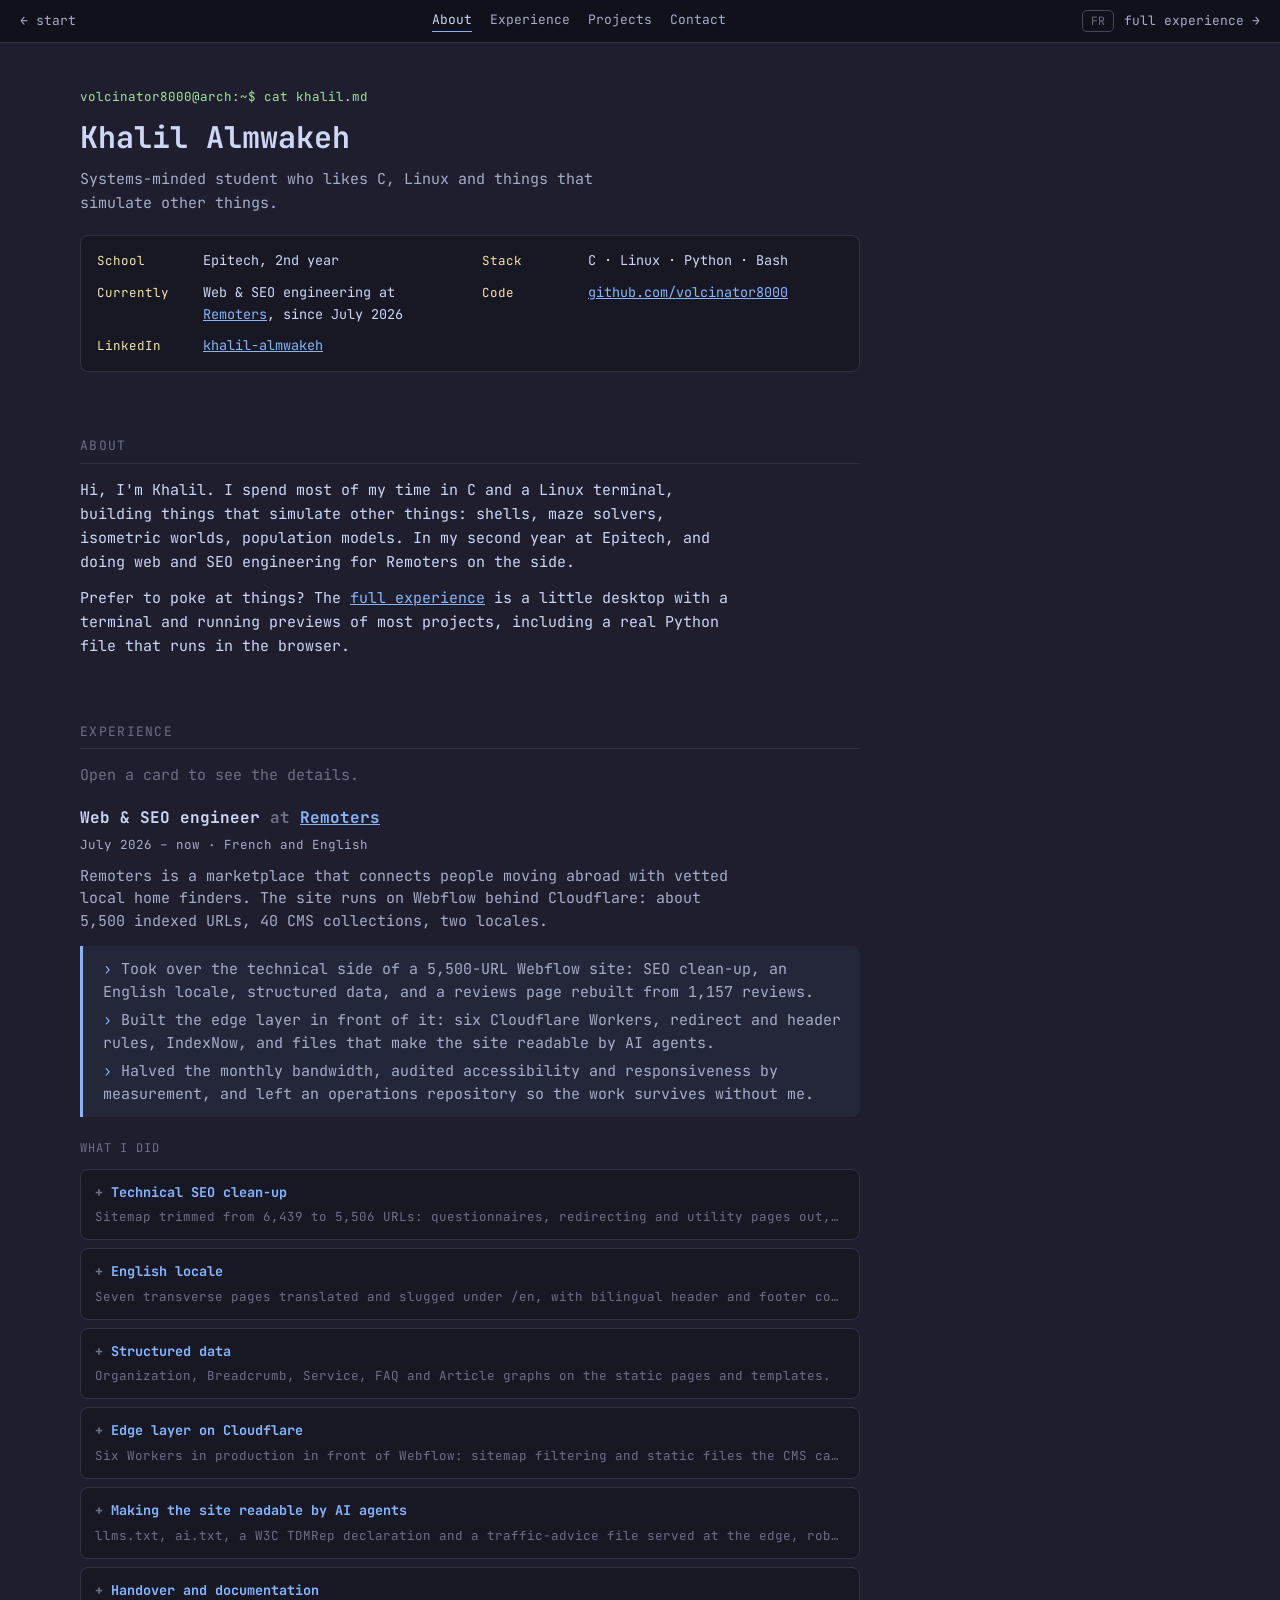
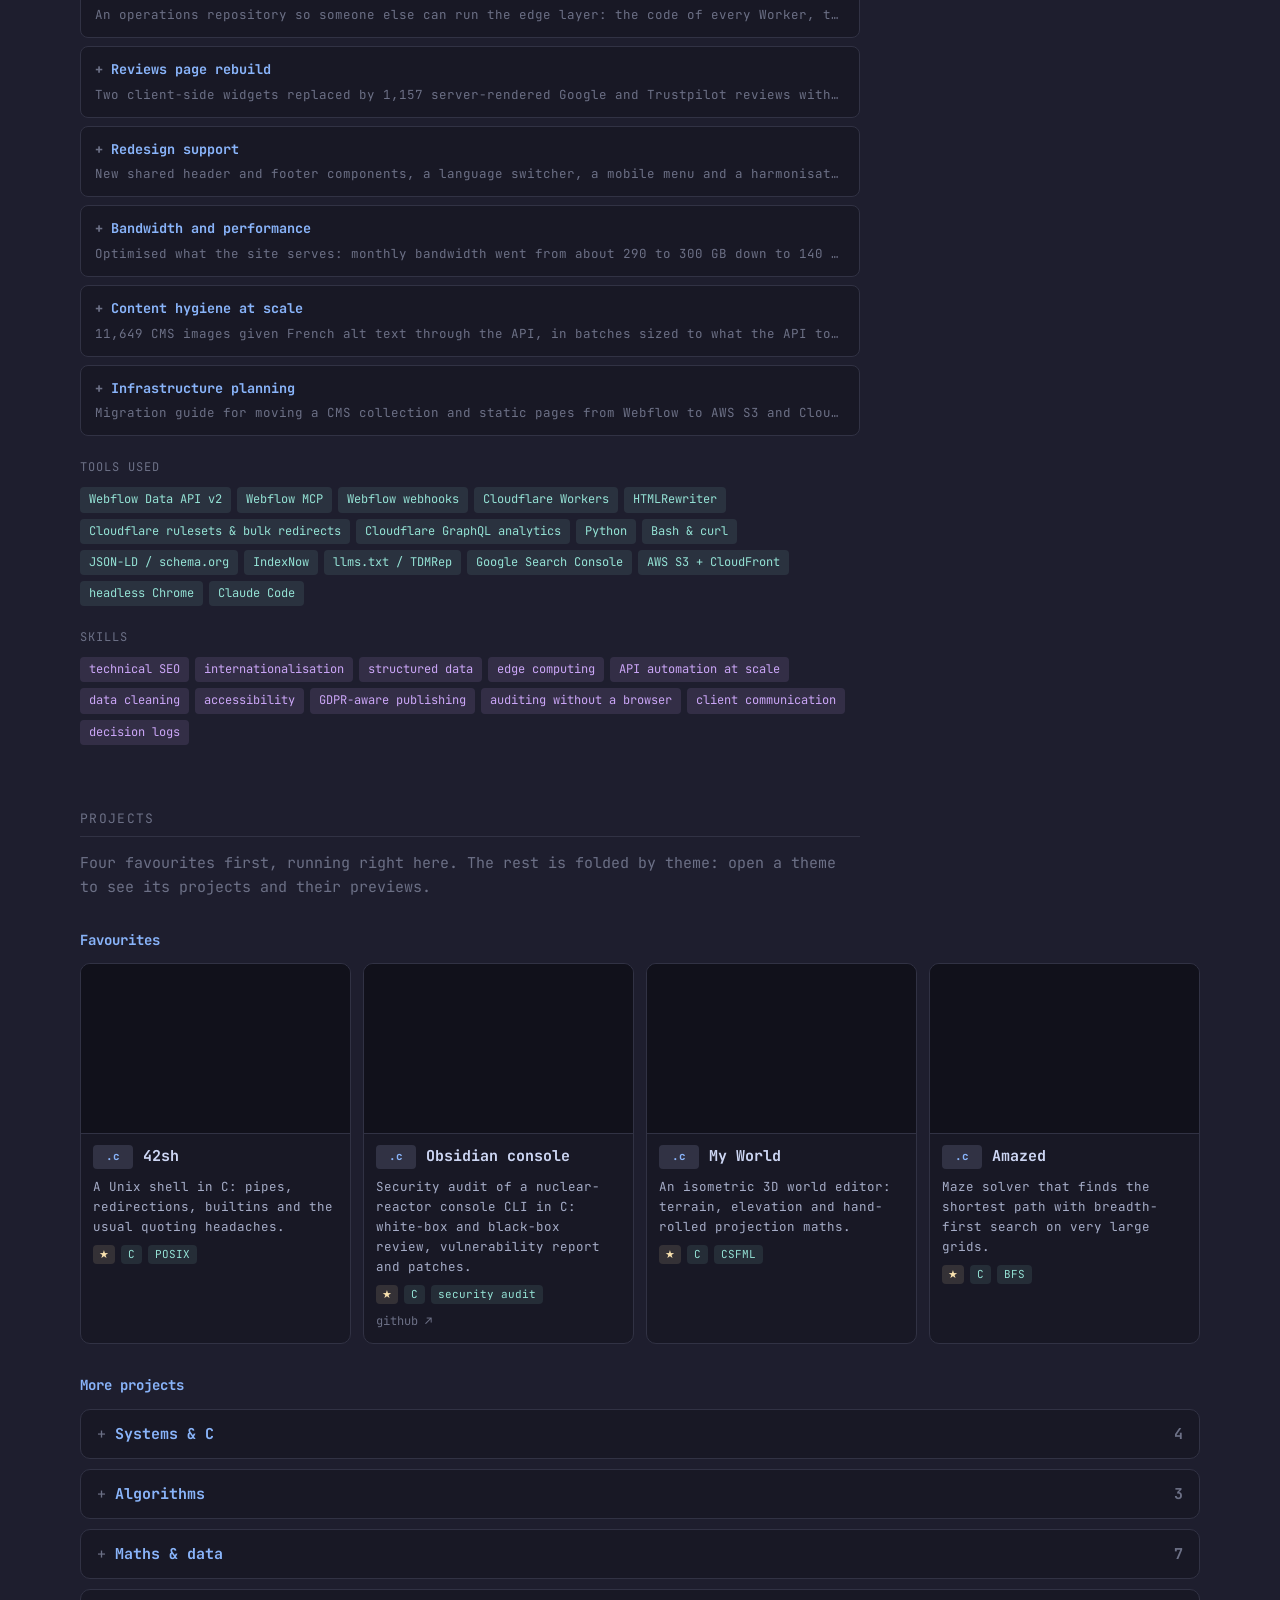
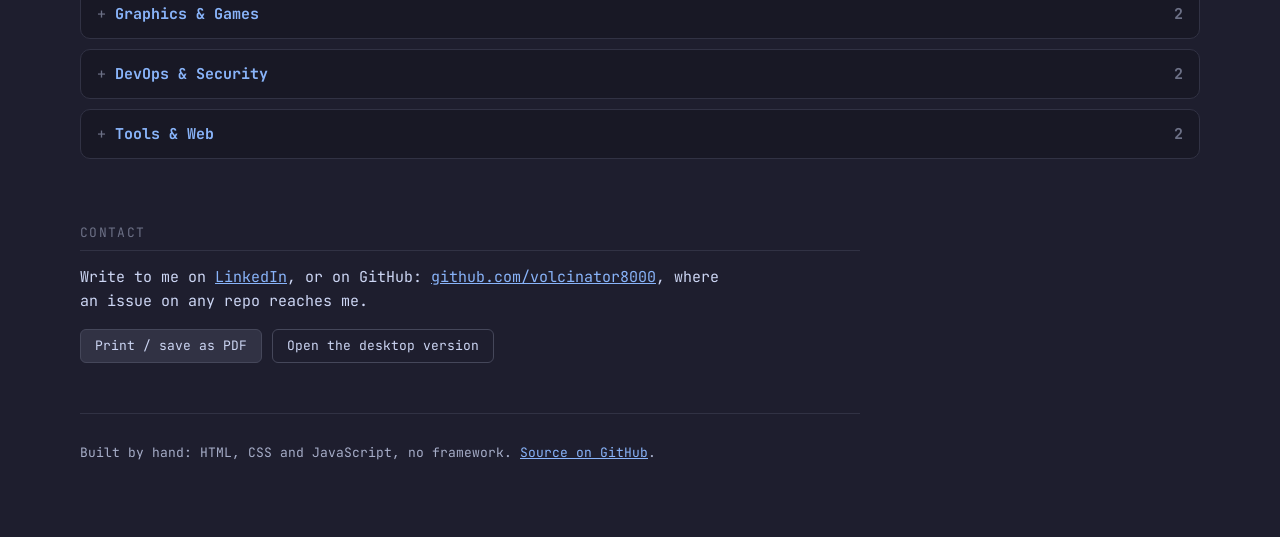
<file: read.html>
<!DOCTYPE html>
<html lang="en">
<head>
  <meta charset="UTF-8" />
  <meta name="viewport" content="width=device-width, initial-scale=1.0" />
  <meta name="description" content="Khalil Almwakeh (volcinator8000), Epitech student: work experience, projects and skills on one page." />
  <meta name="theme-color" content="#1e1e2e" />
  <title>Khalil Almwakeh — quick read</title>
  <meta property="og:type" content="website" />
  <meta property="og:title" content="Khalil Almwakeh (volcinator8000)" />
  <meta property="og:description" content="Epitech student building systems and simulations in C, Python and Bash. A tiny Linux desktop you can click around, or a one-page read." />
  <meta property="og:image" content="https://volcinator8000.github.io/og.png" />
  <meta property="og:image:width" content="1200" />
  <meta property="og:image:height" content="630" />
  <meta name="twitter:card" content="summary_large_image" />
  <meta name="twitter:title" content="Khalil Almwakeh (volcinator8000)" />
  <meta name="twitter:description" content="Epitech student building systems and simulations in C, Python and Bash. A tiny Linux desktop you can click around, or a one-page read." />
  <meta name="twitter:image" content="https://volcinator8000.github.io/og.png" />
  <meta property="og:url" content="https://volcinator8000.github.io/read.html" />
  <link rel="canonical" href="https://volcinator8000.github.io/read.html" />
  <meta name="author" content="Khalil Almwakeh" />
  <meta property="og:locale" content="en_US" />
  <meta property="og:locale:alternate" content="fr_FR" />
  <script type="application/ld+json">{"@context": "https://schema.org", "@type": "Person", "name": "Khalil Almwakeh", "alternateName": "volcinator8000", "url": "https://volcinator8000.github.io/", "image": "https://volcinator8000.github.io/og.png", "jobTitle": "Computer science student, web & SEO engineer", "affiliation": {"@type": "EducationalOrganization", "name": "Epitech"}, "worksFor": {"@type": "Organization", "name": "Remoters", "url": "https://www.remoters.io"}, "knowsAbout": ["C", "Linux", "Python", "Bash", "technical SEO", "Cloudflare Workers", "Webflow"], "knowsLanguage": ["fr", "en"], "sameAs": ["https://github.com/volcinator8000", "https://www.linkedin.com/in/khalil-almwakeh-1432b436a/"]}</script>
  <link rel="alternate" type="text/plain" href="llms-full.txt" title="Full plain-text profile" />
  <link rel="icon" href="data:image/svg+xml,%3Csvg xmlns='http://www.w3.org/2000/svg' viewBox='0 0 64 64'%3E%3Crect width='64' height='64' rx='12' fill='%231e1e2e'/%3E%3Ctext x='12' y='44' font-family='monospace' font-size='30' fill='%23a6e3a1'%3E%3E_%3C/text%3E%3C/svg%3E" />
  <link rel="preconnect" href="https://fonts.googleapis.com" />
  <link rel="preconnect" href="https://fonts.gstatic.com" crossorigin />
  <link rel="preload" as="style" href="https://fonts.googleapis.com/css2?family=JetBrains+Mono:wght@400;700&display=swap" />
  <link rel="stylesheet" href="https://fonts.googleapis.com/css2?family=JetBrains+Mono:wght@400;700&display=swap" />
  <link rel="stylesheet" href="style.css" />
  <link rel="stylesheet" href="read.css" />
  <script src="i18n.js"></script>
  <script src="analytics.js" defer></script>
</head>
<body class="read">
  <nav class="read-nav" aria-label="Page">
    <a class="read-nav-side" href="index.html" data-i18n="read.start">&larr; start</a>
    <div class="read-nav-mid">
      <a href="#about" data-i18n="read.nav.about">About</a>
      <a href="#experience" data-i18n="read.nav.xp">Experience</a>
      <a href="#projects" data-i18n="read.nav.projects">Projects</a>
      <a href="#contact" data-i18n="read.nav.contact">Contact</a>
    </div>
    <span class="read-nav-side">
      <button id="lang-toggle" class="bar-btn" type="button" data-i18n="lang.other" data-i18n-attr="title:lang.other.title">FR</button>
      <a href="desktop.html" data-i18n="read.full">full experience &rarr;</a>
    </span>
  </nav>

  <main class="read-main">
    <header class="read-head">
      <p class="read-kicker">volcinator8000@arch:~$ cat khalil.md</p>
      <h1>Khalil Almwakeh</h1>
      <p class="read-sub" data-i18n="read.sub">Systems-minded student who likes C, Linux and things that simulate other things.</p>

      <dl class="glance">
        <div><dt data-i18n="read.g.school">School</dt><dd data-i18n="read.g.school.v">Epitech, 2nd year</dd></div>
        <div><dt data-i18n="read.g.stack">Stack</dt><dd>C · Linux · Python · Bash</dd></div>
        <div><dt data-i18n="read.g.now">Currently</dt><dd data-i18n-html="read.g.now.v">Web &amp; SEO engineering at <a href="https://www.remoters.io" target="_blank" rel="noopener">Remoters</a></dd></div>
        <div><dt data-i18n="read.g.code">Code</dt><dd><a href="https://github.com/volcinator8000" target="_blank" rel="noopener">github.com/volcinator8000</a></dd></div>
        <div><dt>LinkedIn</dt><dd><a href="https://www.linkedin.com/in/khalil-almwakeh-1432b436a/" target="_blank" rel="noopener">khalil-almwakeh</a></dd></div>
      </dl>
    </header>

    <section id="about">
      <h2 data-i18n="read.about.h">About</h2>
      <p data-i18n="read.about.p1">Hi, I'm Khalil. I spend most of my time in C and a Linux terminal, building things that simulate other things: shells, maze solvers, isometric worlds, population models. In my second year at Epitech, and doing web and SEO engineering for Remoters on the side.</p>
      <p data-i18n-html="read.about.p2">Prefer to poke at things? The <a href="desktop.html">full experience</a> is a little desktop with a terminal and running previews of most projects, including a real Python file that runs in the browser.</p>
    </section>

    <section id="experience">
      <h2 data-i18n="read.xp.h">Experience</h2>
      <p class="dim" data-i18n="read.xp.hint">Open a card to see the details.</p>
      <!-- static-xp:start (generated by tools/build.py) -->
      <div id="xp-root" class="static-xp">
        <p><strong>Web &amp; SEO engineer</strong> at <a href="https://www.remoters.io">Remoters</a>, July 2026 – now, French and English.</p>
<p>Remoters is a marketplace that connects people moving abroad with vetted local home finders. The site runs on Webflow behind Cloudflare: about 5,500 indexed URLs, 40 CMS collections, two locales.</p>
<p><strong>In short</strong></p><ul><li>Took over the technical side of a 5,500-URL Webflow site: SEO clean-up, an English locale, structured data, and a reviews page rebuilt from 1,157 reviews.</li><li>Built the edge layer in front of it: six Cloudflare Workers, redirect and header rules, IndexNow, and files that make the site readable by AI agents.</li><li>Halved the monthly bandwidth, audited accessibility and responsiveness by measurement, and left an operations repository so the work survives without me.</li></ul>
<h4>Technical SEO clean-up</h4><ul><li>Sitemap trimmed from 6,439 to 5,506 URLs: questionnaires, redirecting and utility pages out, with an edge filter for what the CMS refuses to hide.</li><li>robots.txt rewritten, AI crawlers unblocked, noindex response headers at the edge for the zombie sections.</li><li>471 redirects rebuilt from a Search Console 404 export, tested one by one before shipping; the Cloudflare redirect list now holds 170 entries, with the 32 that carry a decision kept apart from the 138 mechanical ones.</li><li>Stopped a replacement sitemap before it went live: it was generated from a crawl older than the migration and would have reintroduced 144 dead URLs. Wrote the note that explained why.</li><li>IndexNow end to end: a Worker serves the key, another reads the served sitemap and submits every URL modified in the last 48 hours, fired by a Webflow publish webhook.</li></ul>
<h4>English locale</h4><ul><li>Seven transverse pages translated and slugged under /en, with bilingual header and footer components.</li><li>About 10,900 English alt texts and per-locale JSON-LD written through the API.</li><li>Found and fixed the pages where the EN locale silently served French content.</li></ul>
<h4>Structured data</h4><ul><li>Organization, Breadcrumb, Service, FAQ and Article graphs on the static pages and templates.</li><li>A Cloudflare Worker that injects per-page schema on more than 2,600 template pages the CMS could not express itself.</li><li>Blog Article schema repaired at the edge by replacing the broken block on every post.</li><li>Found and fixed a double-markup bug of my own on about 2,100 pages: the Worker added its block instead of replacing Webflow&#x27;s. One line, verified family by family.</li></ul>
<h4>Edge layer on Cloudflare</h4><ul><li>Six Workers in production in front of Webflow: sitemap filtering and static files the CMS cannot serve, structured data on twelve page families, blog schema repair, the reviews page, the IndexNow key and the IndexNow submitter.</li><li>Response-header rules for noindex on sections the CMS refuses to hide, a bulk redirect list, cache purges after every publish, crawler health measured through the Cloudflare GraphQL API.</li><li>Every Worker carries a control header so a deploy can be verified with one curl, and the 30-second propagation delay is documented so nobody redeploys over a version that was already live.</li></ul>
<h4>Making the site readable by AI agents</h4><ul><li>llms.txt, ai.txt, a W3C TDMRep declaration and a traffic-advice file served at the edge, robots.txt opened to AI crawlers, decided with the company and documented.</li><li>Named crawlers went from thousands of blocked requests to healthy: GoogleBot 85%, BingBot 90% and AppleBot 100% successful responses over a week, measured rather than assumed.</li></ul>
<h4>Handover and documentation</h4><ul><li>An operations repository so someone else can run the edge layer: the code of every Worker, the redirect list with its rationale, the Python pipeline that builds the reviews page, and step-by-step operating and access procedures.</li><li>A full offline export of the site as the first migration step: 46 static pages in two languages, 528 location pages, 837 assets rewritten to local paths, four CMS collections exported with references resolved and counts verified against the API.</li><li>Decision logs for the client: open questions with a recommendation each, and a written record of every decision taken, so nothing depends on memory.</li></ul>
<h4>Reviews page rebuild</h4><ul><li>Two client-side widgets replaced by 1,157 server-rendered Google and Trustpilot reviews with filters, dates and anonymised authors.</li><li>Assembled at the edge by a Worker because the CMS was near its item cap; ranking rule disclosed as French consumer law requires.</li><li>Same page delivered in English on its own locale.</li></ul>
<h4>Redesign support</h4><ul><li>New shared header and footer components, a language switcher, a mobile menu and a harmonisation stylesheet across the nine redesigned pages.</li><li>Homepage city-search modal covering 310 cities with rent and buy routing in both locales.</li><li>Width, hero and FAQ passes on the new homepage from client feedback rounds.</li><li>Accessibility audit of the palette: the brand coral measures 2.44:1 against a 4.5:1 requirement, 25 texts on the homepage below threshold. Proposed a fix that keeps the coral and changes only where it is used.</li></ul>
<h4>Bandwidth and performance</h4><ul><li>Optimised what the site serves: monthly bandwidth went from about 290 to 300 GB down to 140 to 160 GB, roughly half, for the same traffic.</li><li>Measured before and after on the Webflow hosting dashboard, so the saving is a number rather than a feeling.</li></ul>
<h4>Content hygiene at scale</h4><ul><li>11,649 CMS images given French alt text through the API, in batches sized to what the API tolerates.</li><li>131 duplicate CMS items mapped with their reference graph before any decision was taken.</li><li>A responsive audit of 5,774 URLs done by measurement, without a browser.</li></ul>
<h4>Infrastructure planning</h4><ul><li>Migration guide for moving a CMS collection and static pages from Webflow to AWS S3 and CloudFront, behind the same Cloudflare.</li><li>An AWS primer written for the team, from accounts to costs.</li></ul>
<p>Tools: Webflow Data API v2, Webflow MCP, Webflow webhooks, Cloudflare Workers, HTMLRewriter, Cloudflare rulesets &amp; bulk redirects, Cloudflare GraphQL analytics, Python, Bash &amp; curl, JSON-LD / schema.org, IndexNow, llms.txt / TDMRep, Google Search Console, AWS S3 + CloudFront, headless Chrome, Claude Code.</p><p>Skills: technical SEO, internationalisation, structured data, edge computing, API automation at scale, data cleaning, accessibility, GDPR-aware publishing, auditing without a browser, client communication, decision logs.</p>
      </div>
      <!-- static-xp:end -->
    </section>

    <section id="projects">
      <h2 data-i18n="read.projects.h">Projects</h2>
      <p class="dim" data-i18n="read.projects.p">Four favourites first, running right here. The rest is folded by theme: open a theme to see its projects and their previews.</p>
      <!-- static-projects:start (generated by tools/build.py) -->
      <div id="projects-root" class="static-projects">
        <h4>Systems &amp; C</h4><ul>
<li id="42sh"><strong>42sh</strong> (favourite): A Unix shell in C: pipes, redirections, builtins and the usual quoting headaches. <em>C, POSIX.</em> <a href="desktop.html#42sh">preview</a></li>
<li id="my-printf"><strong>My printf</strong>: printf rebuilt from scratch: parsing format strings and handling every conversion by hand. <em>C.</em> <a href="desktop.html#my-printf">preview</a></li>
<li id="robot-factory"><strong>Robot Factory</strong>: An assembler for a made-up robot instruction set, turning source files into binary. <em>C.</em> </li>
<li id="organized"><strong>Organized</strong>: A Bash script that sorts a messy directory into folders by file type. <em>Bash.</em> <a href="desktop.html#organized">preview</a></li>
<li id="setting-up"><strong>Setting Up</strong>: Day one: setting up a Linux development environment from scratch. <em>Linux, Bash.</em> </li>
</ul>
<h4>Algorithms</h4><ul>
<li id="amazed"><strong>Amazed</strong> (favourite): Maze solver that finds the shortest path with breadth-first search on very large grids. <em>C, BFS.</em> <a href="desktop.html#amazed">preview</a></li>
<li id="count-islands"><strong>Count Islands</strong>: Flood-fill over a 2D map to count and label every island. <em>C, flood fill.</em> <a href="desktop.html#count-islands">preview</a></li>
<li id="navigate"><strong>Navigate</strong>: A local GPS navigation system. <em>pathfinding.</em> <a href="https://github.com/volcinator8000/navigate">code</a></li>
<li id="cuddle"><strong>Cuddle</strong>: An AI bot project: decision-making and heuristics. <em>AI.</em> </li>
</ul>
<h4>Maths &amp; data</h4><ul>
<li id="tardis"><strong>Tardis</strong>: Predicting SNCF train delays: cleaning and EDA notebooks, three trained models, and a Streamlit dashboard that predicts a journey&#x27;s arrival delay. <em>Python, scikit-learn, XGBoost, Streamlit.</em> <a href="https://github.com/volcinator8000/Tardis">code</a> · <a href="desktop.html#tardis">preview</a></li>
<li id="fourier-workshop"><strong>Fourier workshop</strong>: A live notebook showing how an FFT works and what it is good for. <em>Python, Jupyter.</em> <a href="https://github.com/volcinator8000/Fourier-workshop">code</a> · <a href="desktop.html#fourier-workshop">preview</a></li>
<li id="110-borwein"><strong>110 Borwein</strong>: Numerical integration of Borwein integrals, where a neat pattern suddenly breaks. <em>Python.</em> <a href="desktop.html#110-borwein">preview</a></li>
<li id="109-titration"><strong>109 Titration</strong>: Finding the equivalence point of a titration curve with numerical derivatives. <em>Python.</em> <a href="desktop.html#109-titration">preview</a></li>
<li id="108-trigo"><strong>108 Trigo</strong>: Trig functions on matrices, computed from their power series. <em>Python.</em> <a href="desktop.html#108-trigo">preview</a></li>
<li id="107-transfer"><strong>107 Transfer</strong>: Transfer functions of chained systems, from polynomial coefficients. <em>Python.</em> <a href="desktop.html#107-transfer">preview</a></li>
<li id="106-bombyx"><strong>106 Bombyx</strong>: Modelling a silkworm population with the logistic map, plus bifurcation diagrams. <em>Python.</em> <a href="desktop.html#106-bombyx">preview</a></li>
</ul>
<h4>Graphics &amp; Games</h4><ul>
<li id="my-world"><strong>My World</strong> (favourite): An isometric 3D world editor: terrain, elevation and hand-rolled projection maths. <em>C, CSFML.</em> <a href="desktop.html#my-world">preview</a></li>
<li id="star"><strong>Star</strong>: A starfield animation: pixels, vectors and frame timing. <em>C, CSFML.</em> <a href="desktop.html#star">preview</a></li>
<li id="bug-break"><strong>Bug Break</strong>: Game-jam horror comedy: find the bugged office props, hide from the spider, reach the coffee machine. <em>C++, Unreal Engine 5.</em> <a href="https://github.com/volcinator8000/gamejam">code</a> · <a href="desktop.html#bug-break">preview</a></li>
</ul>
<h4>DevOps &amp; Security</h4><ul>
<li id="obsidian-console"><strong>Obsidian console</strong> (favourite): Security audit of a nuclear-reactor console CLI in C: white-box and black-box review, vulnerability report and patches. <em>C, security audit.</em> <a href="https://github.com/volcinator8000/corewar">code</a> · <a href="desktop.html#obsidian-console">preview</a></li>
<li id="chocolatine"><strong>Chocolatine</strong>: A CI pipeline with GitHub Actions: build, test and mirror on every push. <em>GitHub Actions.</em> <a href="https://github.com/volcinator8000/painauchocolat">code</a> · <a href="desktop.html#chocolatine">preview</a></li>
<li id="hack-juice"><strong>Hack Juice</strong>: Breaking into OWASP Juice Shop: XSS, injection and broken auth. <em>web security.</em> </li>
</ul>
<h4>Tools &amp; Web</h4><ul>
<li id="music-visualizer"><strong>Music visualizer</strong>: A web page that draws instruments and audio effects as waves and sines. <em>JavaScript, web.</em> <a href="https://github.com/volcinator8000/music-visualizer">code</a> · <a href="https://volcinator8000.github.io/music-visualizer/">live</a> · <a href="desktop.html#music-visualizer">preview</a></li>
<li id="max-finder"><strong>MAX Finder</strong>: Find every SNCF train with a free MAX JEUNE / SENIOR seat in one search, and chain them into a tour. <em>SNCF open data, PWA.</em> <a href="https://github.com/volcinator8000/max-trip-chain">code</a> · <a href="https://davd-gzl.github.io/MAX-Finder/">live</a> · <a href="desktop.html#max-finder">preview</a></li>
</ul>
      </div>
      <!-- static-projects:end -->
    </section>

    <section id="contact">
      <h2 data-i18n="read.contact.h">Contact</h2>
      <p data-i18n-html="read.contact.p">The quickest way to reach me is GitHub: <a href="https://github.com/volcinator8000" target="_blank" rel="noopener">github.com/volcinator8000</a>. Open an issue on any repo and I will see it.</p>
      <p class="read-actions">
        <button type="button" class="btn" id="print-btn" data-i18n="read.print">Print / save as PDF</button>
        <a class="btn ghost" href="desktop.html" data-i18n="read.open.desktop">Open the desktop version</a>
      </p>
    </section>

    <footer class="read-foot">
      <p data-i18n-html="read.foot">Built by hand: HTML, CSS and JavaScript, no framework. <a href="https://github.com/volcinator8000/volcinator8000.github.io" target="_blank" rel="noopener">Source on GitHub</a>.</p>
    </footer>
  </main>

  <script src="content.js"></script>
  <script src="previews.js"></script>
  <script src="read.js"></script>
</body>
</html>
</file>
<file: landing.css>
/* ---------- CRT landing ---------- */
:root {
  --phosphor: #4cff7a;
  --phosphor-dim: #2a9a4a;
  --phosphor-dark: #0f3a1c;
  --glass: #071009;
  --bezel: #1b1b1f;
  --bezel-edge: #2c2c32;
}

* {
  box-sizing: border-box;
}

html,
body {
  height: 100%;
  margin: 0;
}

body {
  background: radial-gradient(ellipse at 50% 40%, #16181c 0%, #08090b 60%, #000 100%);
  color: var(--phosphor);
  font-family: 'VT323', 'JetBrains Mono', 'Courier New', monospace;
  font-size: 21px;
  line-height: 1.22;
  display: flex;
  align-items: center;
  justify-content: center;
  padding: 24px;
}

.room {
  width: min(960px, 100%);
}

/* the monitor shell */
.monitor {
  background: linear-gradient(180deg, var(--bezel-edge), var(--bezel) 30%, #141417);
  border-radius: 28px;
  padding: 26px 26px 12px;
  box-shadow:
    0 30px 80px rgba(0, 0, 0, 0.8),
    inset 0 1px 0 rgba(255, 255, 255, 0.06),
    inset 0 -2px 0 rgba(0, 0, 0, 0.6);
}

.screen {
  position: relative;
  background:
    radial-gradient(ellipse at center, #0d1a10 0%, var(--glass) 70%, #030604 100%);
  border-radius: 18px / 22px;
  min-height: 520px;
  overflow: hidden;
  box-shadow:
    inset 0 0 60px rgba(0, 0, 0, 0.9),
    inset 0 0 8px rgba(76, 255, 122, 0.08);
}

/* glass reflection + vignette */
.glass {
  position: absolute;
  inset: 0;
  pointer-events: none;
  background:
    radial-gradient(ellipse at 30% 0%, rgba(255, 255, 255, 0.05), transparent 45%),
    radial-gradient(ellipse at center, transparent 55%, rgba(0, 0, 0, 0.55) 100%);
  z-index: 3;
}

/* fine horizontal scanlines */
.scanlines {
  position: absolute;
  inset: 0;
  pointer-events: none;
  background: repeating-linear-gradient(
    to bottom,
    rgba(0, 0, 0, 0) 0px,
    rgba(0, 0, 0, 0) 2px,
    rgba(0, 0, 0, 0.28) 3px,
    rgba(0, 0, 0, 0.28) 4px
  );
  z-index: 2;
}

/* the slow rolling bar an old tube shows */
.rollbar {
  position: absolute;
  left: 0;
  right: 0;
  height: 90px;
  pointer-events: none;
  background: linear-gradient(to bottom, transparent, rgba(76, 255, 122, 0.07) 50%, transparent);
  animation: roll 7s linear infinite;
  z-index: 2;
}

@keyframes roll {
  from { top: -120px; }
  to { top: 100%; }
}

.term {
  position: relative;
  z-index: 1;
  padding: 34px 40px 28px;
  text-shadow: 0 0 6px rgba(76, 255, 122, 0.55), 0 0 1px var(--phosphor);
  animation: flicker 4s infinite;
}

@keyframes flicker {
  0%, 100% { opacity: 1; }
  92% { opacity: 1; }
  93% { opacity: 0.86; }
  94% { opacity: 1; }
  97% { opacity: 0.93; }
}

.hdr {
  margin: 0 0 22px;
  font: inherit;
  white-space: pre-wrap;
  min-height: 6.25em;
}

.choices {
  display: grid;
  grid-template-columns: 1fr 1fr;
  gap: 18px;
  margin: 0 0 18px;
}

.choice {
  display: flex;
  flex-direction: column;
  gap: 8px;
  padding: 16px 18px;
  border: 2px solid var(--phosphor-dim);
  color: var(--phosphor);
  text-decoration: none;
  background: rgba(76, 255, 122, 0.03);
  transition: background 0.1s ease, color 0.1s ease;
  outline: none;
}

.choice .c-label {
  font-size: 1.15em;
  letter-spacing: 0.04em;
}

.choice .c-desc {
  color: var(--phosphor);
  opacity: 0.85;
}

.choice .c-meta {
  color: var(--phosphor-dim);
  font-size: 0.9em;
}

/* Fallout-style inverted selection */
.choice.sel,
.choice:hover,
.choice:focus-visible {
  background: var(--phosphor);
  color: #041a0a;
  border-color: var(--phosphor);
  text-shadow: none;
}

.choice.sel .c-desc,
.choice:hover .c-desc,
.choice.sel .c-meta,
.choice:hover .c-meta {
  color: #041a0a;
  opacity: 1;
}

.hint {
  margin: 0;
  color: var(--phosphor-dim);
  font-size: 0.9em;
}

.foot {
  margin: 26px 0 0;
  color: var(--phosphor-dim);
  font-size: 0.9em;
}

.foot a {
  color: inherit;
  text-decoration: none;
  border-bottom: 1px dotted var(--phosphor-dim);
}

.foot a:hover {
  color: var(--phosphor);
}

/* below the screen */
.chin {
  display: flex;
  align-items: center;
  justify-content: space-between;
  padding: 12px 8px 0;
  color: #6a6a72;
  font-size: 15px;
  letter-spacing: 0.25em;
}

.led {
  width: 8px;
  height: 8px;
  border-radius: 50%;
  background: var(--phosphor);
  box-shadow: 0 0 8px var(--phosphor);
}

[hidden] {
  display: none !important;
}

@media (prefers-reduced-motion: reduce) {
  .term,
  .rollbar {
    animation: none;
  }
}

@media (max-width: 720px) {
  body {
    padding: 12px;
    font-size: 19px;
  }

  .monitor {
    padding: 14px 14px 8px;
    border-radius: 18px;
  }

  .screen {
    min-height: 0;
  }

  .term {
    padding: 22px 18px 20px;
  }

  .choices {
    grid-template-columns: 1fr;
  }

  .hint {
    display: none;
  }
}

/* ---------- power states ---------- */
.screen.off {
  background: radial-gradient(ellipse at center, #0a0d0b 0%, #050706 70%, #020302 100%);
  box-shadow: inset 0 0 60px rgba(0, 0, 0, 0.95);
}

.screen.off .scanlines,
.screen.off .rollbar {
  opacity: 0.35;
}

.screen.off .glass {
  background:
    radial-gradient(ellipse at 30% 0%, rgba(255, 255, 255, 0.08), transparent 45%),
    radial-gradient(ellipse at center, transparent 55%, rgba(0, 0, 0, 0.6) 100%);
}

.standby {
  position: relative;
  z-index: 1;
  min-height: 520px;
  display: flex;
  flex-direction: column;
  align-items: center;
  justify-content: center;
  gap: 10px;
  cursor: pointer;
  color: var(--phosphor-dim);
  text-shadow: 0 0 6px rgba(76, 255, 122, 0.35);
}

.standby-text {
  margin: 0;
  letter-spacing: 0.08em;
}

.standby-sub {
  margin: 0;
  font-size: 0.85em;
  opacity: 0.6;
}

.blink {
  animation: blink 1.2s steps(1) infinite;
}

@keyframes blink {
  50% { opacity: 0.15; }
}

/* the tube lighting up: a dot becomes a bright horizontal line, the line
   opens vertically with a little overshoot, then brightness settles */
.screen.booting .term,
.screen.booting .scanlines,
.screen.booting .rollbar {
  opacity: 0;
}

.screen.booting {
  background: #030504;
}

.screen.on .term {
  animation: turnon 0.9s cubic-bezier(0.25, 0.8, 0.3, 1) both, flicker 4s 0.9s infinite;
  transform-origin: center;
}

.screen.on .scanlines,
.screen.on .rollbar {
  animation: fadein 0.5s 0.5s both;
}

.screen.on .rollbar {
  animation: fadein 0.5s 0.5s both, roll 7s linear infinite;
}

.screen.on::after {
  content: '';
  position: absolute;
  inset: 0;
  z-index: 4;
  pointer-events: none;
  background: radial-gradient(ellipse at center, rgba(200, 255, 220, 0.9), rgba(76, 255, 122, 0.35) 40%, transparent 70%);
  animation: flash 0.9s ease-out both;
}

@keyframes turnon {
  0% { transform: scaleY(0.003) scaleX(0.05); filter: brightness(8); opacity: 1; }
  25% { transform: scaleY(0.006) scaleX(1.04); filter: brightness(6); }
  45% { transform: scaleY(0.012) scaleX(1); filter: brightness(5); }
  65% { transform: scaleY(1.04) scaleX(1.01); filter: brightness(2.2); }
  80% { transform: scaleY(0.985) scaleX(0.995); filter: brightness(1.3); }
  100% { transform: none; filter: brightness(1); }
}

@keyframes flash {
  0% { opacity: 0; }
  40% { opacity: 0.9; }
  100% { opacity: 0; }
}

.led {
  background: #3a3a40;
  box-shadow: none;
  transition: background 0.3s ease, box-shadow 0.3s ease;
}

.led.lit {
  background: var(--phosphor);
  box-shadow: 0 0 8px var(--phosphor);
}

.top-btns {
  position: absolute;
  top: 14px;
  right: 18px;
  display: flex;
  gap: 8px;
  z-index: 2;
}

.sound {
  min-width: 11ch;
  text-align: center;
  background: transparent;
  border: 1px solid var(--phosphor-dim);
  color: var(--phosphor-dim);
  font: inherit;
  font-size: 0.75em;
  letter-spacing: 0.08em;
  padding: 2px 8px;
  cursor: pointer;
}

.sound:hover,
.sound:focus-visible {
  color: var(--phosphor);
  border-color: var(--phosphor);
  outline: none;
}

.sound[aria-pressed="false"] {
  opacity: 0.6;
}

.sound.lang {
  min-width: 4ch;
}

.hdr {
  min-height: 10.5em;
}

.choices {
  animation: fadein 0.5s 0.2s both;
}

@keyframes fadein {
  from { opacity: 0; }
  to { opacity: 1; }
}

@media (prefers-reduced-motion: reduce) {
  .screen.on .term {
    animation: none;
  }

  .blink {
    animation: none;
  }
}

@media (max-width: 720px) {
  .standby {
    min-height: 60vh;
    text-align: center;
    padding: 0 16px;
  }

  .hdr {
    min-height: 0;
  }

  .top-btns {
    position: static;
    margin-bottom: 12px;
    justify-content: flex-end;
  }

  .sound {
    font-size: 0.7em;
    min-width: 10ch;
  }
}

/* ---------- plain-text profile under the monitor ---------- */
.profile {
  margin: 18px auto 0;
  max-width: 860px;
  font-family: 'JetBrains Mono', 'Courier New', monospace;
  font-size: 13px;
  line-height: 1.55;
  color: #9a9aa4;
}

.profile summary {
  cursor: pointer;
  color: #6f6f78;
  list-style: none;
  padding: 6px 0;
}

.profile summary::-webkit-details-marker {
  display: none;
}

.profile summary::before {
  content: '+ ';
}

.profile details[open] summary::before {
  content: '− ';
}

.profile summary:hover {
  color: #c8c8d0;
}

.profile-body {
  background: #101014;
  border: 1px solid #26262c;
  border-radius: 10px;
  padding: 18px 22px;
  color: #b8b8c2;
}

.profile-body h2,
.profile-body h3,
.profile-body h4 {
  color: #e6e6ee;
  margin: 18px 0 8px;
  font-size: 14px;
}

.profile-body h2 {
  font-size: 16px;
  margin-top: 0;
}

.profile-body a {
  color: #8bb4f0;
}

.profile-body ul {
  padding-left: 20px;
}

.profile-body li {
  margin: 4px 0;
}

/* ---------- phones: fewer effects, same look ---------- */
@media (max-width: 720px) {
  .term {
    animation: none;
    text-shadow: 0 0 3px rgba(76, 255, 122, 0.4);
  }

  .screen.on .term {
    animation: turnon 0.7s cubic-bezier(0.25, 0.8, 0.3, 1) both;
  }

  .rollbar {
    display: none;
  }

  .glass {
    background: radial-gradient(ellipse at center, transparent 60%, rgba(0, 0, 0, 0.5) 100%);
  }
}
</file>
<file: style.css>
/* ---------- palette (catppuccin mocha) ---------- */
:root {
  --base: #1e1e2e;
  --mantle: #181825;
  --crust: #11111b;
  --surface0: #313244;
  --surface1: #45475a;
  --surface2: #585b70;
  --text: #cdd6f4;
  --subtext: #a6adc8;
  --overlay: #6c7086;
  --green: #a6e3a1;
  --blue: #89b4fa;
  --yellow: #f9e2af;
  --peach: #fab387;
  --red: #f38ba8;
  --mauve: #cba6f7;
  --teal: #94e2d5;
  --pink: #f5c2e7;
  --sky: #89dceb;
  --bar-h: 36px;
}

* {
  box-sizing: border-box;
}

html,
body {
  height: 100%;
}

body {
  background-color: var(--base);
  color: var(--text);
  font-family: 'JetBrains Mono', 'Courier New', monospace;
  font-size: 14px;
  margin: 0;
  overflow: hidden;
}

button {
  font: inherit;
}

a {
  color: var(--blue);
}

code {
  background: var(--surface0);
  padding: 1px 5px;
  border-radius: 4px;
  font-size: 0.95em;
}

.green { color: var(--green); }
.blue { color: var(--blue); }
.yellow { color: var(--yellow); }
.red { color: var(--red); }
.mauve { color: var(--mauve); }
.dim { color: var(--overlay); }

/* ---------- boot ---------- */
#boot-screen {
  position: fixed;
  inset: 0;
  background: var(--crust);
  display: flex;
  flex-direction: column;
  justify-content: center;
  align-items: center;
  z-index: 99999;
  transition: opacity 0.4s ease;
  cursor: pointer;
}

#boot-screen.fade {
  opacity: 0;
  pointer-events: none;
}

.terminal-text {
  margin: 0;
  padding: 24px;
  width: min(48ch, 92vw);
  min-height: 7em;
  line-height: 1.6;
  color: var(--green);
  white-space: pre-wrap;
}

.terminal-text .ok { color: var(--green); }
.terminal-text .dim { color: var(--overlay); }

.boot-hint {
  color: var(--overlay);
  font-size: 12px;
  margin: 0;
}

/* ---------- desktop ---------- */
#desktop {
  position: relative;
  height: 100vh;
  height: 100dvh;
  background:
    radial-gradient(circle at 85% 15%, rgba(137, 180, 250, 0.14), transparent 30%),
    radial-gradient(circle at 10% 90%, rgba(166, 227, 161, 0.10), transparent 30%),
    radial-gradient(rgba(205, 214, 244, 0.07) 1px, transparent 1px) 0 0 / 22px 22px,
    var(--base);
  user-select: none;
}

#desktop[hidden] {
  display: none;
}

/* ---------- top bar ---------- */
#top-bar {
  height: var(--bar-h);
  background: rgba(17, 17, 27, 0.9);
  border-bottom: 1px solid var(--surface0);
  display: grid;
  grid-template-columns: 1fr auto 1fr;
  align-items: center;
  padding: 0 14px;
  font-size: 13px;
  position: relative;
  z-index: 5;
}

.bar-center {
  display: flex;
  gap: 6px;
  align-items: center;
  justify-content: center;
}

.bar-right {
  text-align: right;
  color: var(--subtext);
}

#bar-hint {
  color: var(--overlay);
}

.task-btn {
  background: var(--surface0);
  border: 1px solid transparent;
  color: var(--text);
  padding: 3px 10px;
  border-radius: 6px;
  cursor: pointer;
  font-size: 12px;
}

.task-btn.focused {
  border-color: var(--blue);
  color: var(--blue);
}

/* ---------- icons ---------- */
.icon-container {
  position: absolute;
  top: calc(var(--bar-h) + 14px);
  left: 20px;
  display: flex;
  flex-direction: column;
  gap: 10px;
}

.icon {
  width: 90px;
  border: none;
  background: transparent;
  color: inherit;
  display: flex;
  flex-direction: column;
  align-items: center;
  cursor: pointer;
  transition: transform 0.15s ease;
  text-decoration: none;
  padding: 5px 0;
  border-radius: 8px;
}

.icon:hover,
.icon:focus-visible {
  transform: translateY(-2px);
  background: rgba(205, 214, 244, 0.06);
  outline: none;
}

.icon:active {
  transform: scale(0.96);
}

.icon span {
  font-size: 12.5px;
  margin-top: 6px;
  background: rgba(0, 0, 0, 0.45);
  padding: 2px 7px;
  border-radius: 4px;
}

.icon-img {
  width: 48px;
  height: 48px;
  border-radius: 12px;
  box-shadow: 0 6px 14px rgba(0, 0, 0, 0.35);
  display: flex;
  align-items: center;
  justify-content: center;
  font-weight: bold;
  font-size: 20px;
}

.terminal-icon {
  background: var(--surface0);
  border: 2px solid var(--green);
  color: var(--green);
}

.shell-icon {
  background: var(--crust);
  border: 2px solid var(--surface1);
  color: var(--text);
}

.folder-icon {
  position: relative;
  background: var(--yellow);
  border: 2px solid var(--peach);
}

.folder-icon::before {
  content: '';
  position: absolute;
  top: -8px;
  left: 6px;
  width: 20px;
  height: 10px;
  background: var(--peach);
  border-radius: 4px 4px 0 0;
}

.github-icon {
  background: #fff url('https://github.githubassets.com/favicons/favicon.svg') center / 70% no-repeat;
}

/* ---------- windows ---------- */
.window {
  position: absolute;
  width: min(620px, calc(100vw - 32px));
  height: min(460px, calc(100vh - var(--bar-h) - 32px));
  background: var(--base);
  border: 1px solid var(--surface1);
  border-radius: 10px;
  box-shadow: 0 20px 50px rgba(0, 0, 0, 0.6);
  display: none;
  flex-direction: column;
  overflow: hidden;
  transform: scale(0.96);
  opacity: 0;
  transition: opacity 0.18s ease, transform 0.18s ease;
  user-select: text;
}

.window-wide {
  width: min(760px, calc(100vw - 32px));
  height: min(560px, calc(100vh - var(--bar-h) - 32px));
}

.window.open {
  display: flex;
}

.window.active {
  opacity: 1;
  transform: scale(1);
}

.window.dragging {
  transition: none;
}

.window.focused {
  border-color: var(--blue);
}

.title-bar {
  background: var(--mantle);
  padding: 9px 14px;
  display: flex;
  justify-content: space-between;
  align-items: center;
  cursor: grab;
  border-bottom: 1px solid var(--surface0);
  gap: 12px;
  color: var(--subtext);
  font-size: 13px;
  user-select: none;
}

.title-bar:active {
  cursor: grabbing;
}

.close-btn {
  background: var(--red);
  border: none;
  width: 20px;
  height: 20px;
  border-radius: 50%;
  cursor: pointer;
  color: #111;
  font-weight: bold;
  line-height: 1;
  display: flex;
  align-items: center;
  justify-content: center;
}

.close-btn:hover {
  filter: brightness(1.15);
}

.content {
  padding: 20px;
  flex-grow: 1;
  overflow-y: auto;
  min-height: 0;
}

/* ---------- readme ---------- */
.terminal-content {
  line-height: 1.55;
}

.terminal-content p {
  margin: 0 0 6px;
}

.prompt-line {
  margin-bottom: 14px !important;
}

.fetch {
  display: flex;
  gap: 26px;
  align-items: flex-start;
  margin-bottom: 18px;
}

.fetch-art {
  margin: 0;
  color: var(--sky, #89dceb);
  line-height: 1.25;
  font-size: 14px;
}

.fetch-head {
  font-weight: bold;
}

.fetch-rule {
  color: var(--surface2);
}

.key {
  color: var(--yellow);
  display: inline-block;
  width: 9ch;
}

.swatches {
  display: flex;
  gap: 0;
  margin-top: 10px;
}

.swatches i {
  width: 22px;
  height: 12px;
}

.swatches i:nth-child(1) { background: var(--red); }
.swatches i:nth-child(2) { background: var(--peach); }
.swatches i:nth-child(3) { background: var(--yellow); }
.swatches i:nth-child(4) { background: var(--green); }
.swatches i:nth-child(5) { background: var(--teal); }
.swatches i:nth-child(6) { background: var(--blue); }
.swatches i:nth-child(7) { background: var(--mauve); }
.swatches i:nth-child(8) { background: var(--pink); }

.intro {
  max-width: 52ch;
}

.tip {
  color: var(--subtext);
  margin-top: 14px !important;
}

.link-btn {
  background: none;
  border: none;
  padding: 0;
  color: var(--blue);
  cursor: pointer;
  text-decoration: underline;
}

.link-btn:hover {
  color: var(--teal);
}

/* ---------- projects ---------- */
.explorer-content {
  padding: 14px 16px;
}

.filters {
  display: flex;
  flex-wrap: wrap;
  gap: 8px;
  margin-bottom: 10px;
}

.chip {
  background: var(--surface0);
  border: 1px solid transparent;
  color: var(--subtext);
  padding: 4px 12px;
  border-radius: 999px;
  cursor: pointer;
  font-size: 12.5px;
  transition: background 0.12s ease, color 0.12s ease;
}

.chip:hover {
  color: var(--text);
}

.chip[aria-selected="true"] {
  background: var(--blue);
  color: var(--crust);
  font-weight: bold;
}

.count {
  color: var(--overlay);
  font-size: 12px;
  margin: 0 0 8px;
}

.project-list {
  display: grid;
  grid-template-columns: repeat(auto-fill, minmax(300px, 1fr));
  gap: 10px;
}

.project {
  display: flex;
  gap: 12px;
  align-items: flex-start;
  padding: 12px;
  border-radius: 8px;
  background: var(--mantle);
  border: 1px solid var(--surface0);
  color: inherit;
  text-decoration: none;
  transition: transform 0.12s ease, border-color 0.12s ease;
}

a.project:hover {
  transform: translateY(-2px);
  border-color: var(--blue);
}

.project.featured {
  border-color: var(--surface1);
  background: linear-gradient(135deg, rgba(137, 180, 250, 0.08), transparent 60%), var(--mantle);
}

.file-ext {
  flex: 0 0 auto;
  display: inline-block;
  min-width: 40px;
  text-align: center;
  padding: 3px 6px;
  border-radius: 4px;
  font-size: 11px;
  font-weight: bold;
  background: var(--surface0);
  color: var(--subtext);
  margin-top: 1px;
}

.file-ext[data-ext="c"] { color: var(--blue); }
.file-ext[data-ext="cpp"] { color: var(--mauve); }
.file-ext[data-ext="py"] { color: var(--yellow); }
.file-ext[data-ext="sh"] { color: var(--green); }
.file-ext[data-ext="js"] { color: var(--peach); }
.file-ext[data-ext="web"] { color: var(--sky, #89dceb); }
.file-ext[data-ext="yml"] { color: var(--teal); }
.file-ext[data-ext="ai"] { color: var(--pink); }

.project-body {
  min-width: 0;
  flex: 1;
}

.project-name {
  color: var(--blue);
  font-weight: bold;
  display: flex;
  align-items: baseline;
  gap: 8px;
  flex-wrap: wrap;
}

.project-name .ext {
  color: var(--overlay);
  font-size: 11px;
  font-weight: normal;
}

.project-blurb {
  color: var(--subtext);
  font-size: 13px;
  margin: 4px 0 6px;
  line-height: 1.45;
}

.tags {
  display: flex;
  gap: 6px;
  flex-wrap: wrap;
}

.tag {
  font-size: 11px;
  color: var(--teal);
  background: rgba(148, 226, 213, 0.1);
  padding: 1px 7px;
  border-radius: 4px;
}

.tag.star {
  color: var(--yellow);
  background: rgba(249, 226, 175, 0.12);
}

/* ---------- terminal ---------- */
.shell-content {
  background: var(--crust);
  padding: 14px 16px;
  line-height: 1.5;
  cursor: text;
}

#shell-output {
  white-space: pre-wrap;
  word-break: break-word;
}

#shell-output .cmd {
  color: var(--text);
}

#shell-output .out {
  color: var(--subtext);
}

#shell-output .err {
  color: var(--red);
}

#shell-form {
  display: flex;
  gap: 8px;
  align-items: center;
}

.shell-prompt {
  white-space: nowrap;
}

#shell-input {
  flex: 1;
  background: transparent;
  border: none;
  outline: none;
  color: var(--text);
  font: inherit;
  padding: 0;
  caret-color: var(--green);
}

/* ---------- misc ---------- */
.blink {
  animation: blink 1s infinite;
}

@keyframes blink {
  50% { opacity: 0; }
}

@media (prefers-reduced-motion: reduce) {
  .window,
  .icon,
  .project,
  #boot-screen {
    transition: none;
  }

  .blink {
    animation: none;
  }
}

/* ---------- mobile ---------- */
@media (max-width: 768px) {
  body {
    overflow: auto;
  }

  #desktop {
    height: auto;
    min-height: 100vh;
    min-height: 100dvh;
    padding-bottom: 24px;
  }

  #top-bar {
    grid-template-columns: 1fr auto;
    position: sticky;
    top: 0;
  }

  .bar-center {
    display: none;
  }

  .icon-container {
    position: static;
    display: grid;
    grid-template-columns: repeat(auto-fill, minmax(90px, 1fr));
    gap: 14px;
    padding: 20px 16px 0;
    justify-items: center;
  }

  .icon {
    width: 100%;
    max-width: 100px;
  }

  .window,
  .window-wide {
    position: fixed;
    top: 12px;
    left: 12px;
    right: 12px;
    bottom: 12px;
    width: auto;
    height: auto;
    border-radius: 12px;
    transform: none;
  }

  .window.active {
    transform: none;
  }

  .title-bar {
    cursor: default;
  }

  .content {
    padding: 16px;
  }

  .fetch {
    flex-direction: column;
    gap: 12px;
  }

  .fetch-art {
    display: none;
  }

  .project-list {
    grid-template-columns: 1fr;
  }
}

/* ---------- python icon ---------- */
.python-icon {
  background: linear-gradient(135deg, #3776ab 50%, #ffd343 50%);
  color: #fff;
  text-shadow: 0 1px 2px rgba(0, 0, 0, 0.5);
}

/* ---------- project cards are buttons now ---------- */
.project {
  cursor: pointer;
}

.project:hover,
.project:focus-visible {
  transform: translateY(-2px);
  border-color: var(--blue);
  outline: none;
}

.project-name .ext,
.ext-link {
  color: var(--overlay);
  font-size: 11px;
  font-weight: normal;
  text-decoration: none;
}

.ext-link:hover,
.project-name .ext:hover {
  color: var(--blue);
  text-decoration: underline;
}

.project-name .play {
  color: var(--green);
  font-size: 11px;
  font-weight: normal;
}

/* ---------- preview window ---------- */
.preview-content {
  padding: 16px;
  display: flex;
  flex-direction: column;
  gap: 12px;
}

.preview-head {
  display: flex;
  gap: 12px;
  align-items: flex-start;
}

.preview-meta {
  min-width: 0;
  flex: 1;
}

.preview-meta .project-blurb {
  margin: 2px 0 6px;
}

.preview-links {
  display: flex;
  gap: 12px;
  align-items: center;
  flex-wrap: wrap;
}

.stage {
  position: relative;
  flex: 1;
  min-height: 260px;
  background: var(--crust);
  border: 1px solid var(--surface0);
  border-radius: 8px;
  overflow: hidden;
}

.stage canvas {
  display: block;
  width: 100%;
  height: 100%;
}

.stage iframe {
  display: block;
  width: 100%;
  height: 100%;
  border: 0;
  background: #fff;
}

.stage .term {
  padding: 12px 14px;
  white-space: pre-wrap;
  word-break: break-word;
  line-height: 1.5;
  font-size: 13px;
  height: 100%;
  overflow-y: auto;
}

.stage .term .c { color: var(--text); }
.stage .term .o { color: var(--subtext); }
.stage .term .g { color: var(--green); }
.stage .term .r { color: var(--red); }
.stage .term .y { color: var(--yellow); }
.stage .term .d { color: var(--overlay); }

.stage .empty {
  height: 100%;
  display: flex;
  flex-direction: column;
  align-items: center;
  justify-content: center;
  gap: 8px;
  color: var(--overlay);
  text-align: center;
  padding: 20px;
}

.stage .empty strong {
  color: var(--subtext);
  font-weight: normal;
}

.stage .caption {
  position: absolute;
  left: 10px;
  bottom: 8px;
  font-size: 11px;
  color: var(--subtext);
  background: rgba(17, 17, 27, 0.75);
  padding: 2px 8px;
  border-radius: 4px;
  pointer-events: none;
}

.stage .overlay-ui {
  position: absolute;
  top: 8px;
  right: 8px;
  display: flex;
  gap: 6px;
  flex-wrap: wrap;
  justify-content: flex-end;
}

.stage .overlay-ui input[type="text"] {
  background: var(--mantle);
  border: 1px solid var(--surface1);
  color: var(--text);
  font: inherit;
  font-size: 12px;
  padding: 4px 8px;
  border-radius: 6px;
  width: 260px;
  max-width: 60vw;
}

.stage-note {
  color: var(--overlay);
  font-size: 12px;
  margin: 0;
}

.btn {
  background: var(--surface0);
  border: 1px solid var(--surface1);
  color: var(--text);
  padding: 4px 12px;
  border-radius: 6px;
  cursor: pointer;
  font-size: 12.5px;
}

.btn:hover:not(:disabled) {
  border-color: var(--blue);
  color: var(--blue);
}

.btn:disabled {
  opacity: 0.5;
  cursor: default;
}

.btn.ghost {
  background: transparent;
}

.btn[aria-pressed="true"] {
  border-color: var(--green);
  color: var(--green);
}

/* ---------- navigate.py window ---------- */
.python-content {
  padding: 14px 16px;
  display: flex;
  flex-direction: column;
  gap: 10px;
}

.py-toolbar {
  display: flex;
  gap: 10px;
  align-items: center;
  flex-wrap: wrap;
  font-size: 13px;
}

.py-toolbar select {
  background: var(--mantle);
  border: 1px solid var(--surface1);
  color: var(--text);
  font: inherit;
  font-size: 12.5px;
  padding: 3px 6px;
  border-radius: 6px;
}

.py-body {
  flex: 1;
  min-height: 0;
  display: grid;
  grid-template-columns: 1.2fr 1fr;
  gap: 10px;
}

.py-map {
  width: 100%;
  height: 100%;
  min-height: 260px;
  background: var(--crust);
  border: 1px solid var(--surface0);
  border-radius: 8px;
}

.py-out,
.py-code {
  margin: 0;
  background: var(--crust);
  border: 1px solid var(--surface0);
  border-radius: 8px;
  padding: 12px;
  overflow: auto;
  font-size: 12.5px;
  line-height: 1.5;
  color: var(--subtext);
  white-space: pre-wrap;
  word-break: break-word;
  min-height: 260px;
}

.py-code {
  white-space: pre;
  color: var(--text);
}

.py-out .g { color: var(--green); }
.py-out .y { color: var(--yellow); }
.py-out .r { color: var(--red); }

@media (max-width: 768px) {
  .py-body {
    grid-template-columns: 1fr;
  }

  .py-map {
    min-height: 220px;
  }

  .stage {
    min-height: 220px;
  }
}

/* ---------- experience window ---------- */
.doc-icon {
  background: var(--mantle);
  border: 2px solid var(--mauve);
  color: var(--mauve);
  font-size: 16px;
}

.xp-content {
  padding: 18px 20px;
}

.xp-role {
  font-size: 16px;
  font-weight: bold;
  color: var(--text);
}

.xp-role a {
  color: var(--blue);
}

.xp-meta {
  color: var(--subtext);
  font-size: 12.5px;
  margin: 4px 0 10px;
}

.xp-about {
  margin: 0;
  color: var(--subtext);
  max-width: 70ch;
  line-height: 1.5;
}

.xp-h {
  font-size: 12px;
  text-transform: uppercase;
  letter-spacing: 0.08em;
  color: var(--overlay);
  margin: 20px 0 10px;
  font-weight: normal;
}

.xp-grid {
  display: grid;
  grid-template-columns: repeat(auto-fill, minmax(300px, 1fr));
  gap: 10px;
}

.xp-card {
  background: var(--mantle);
  border: 1px solid var(--surface0);
  border-radius: 8px;
  padding: 12px 14px;
}

.xp-card h4 {
  margin: 0 0 8px;
  font-size: 13.5px;
  color: var(--blue);
}

.xp-card ul {
  margin: 0;
  padding-left: 18px;
  color: var(--subtext);
  font-size: 13px;
  line-height: 1.5;
}

.xp-card li + li {
  margin-top: 4px;
}

.xp-tags .tag {
  font-size: 12px;
  padding: 3px 9px;
}

.tag.skill {
  color: var(--mauve);
  background: rgba(203, 166, 247, 0.12);
}

/* ---------- top-bar link to the quick-read page ---------- */
.bar-link {
  color: var(--overlay);
  text-decoration: none;
  margin-right: 14px;
}

.bar-link:hover {
  color: var(--blue);
  text-decoration: underline;
}

.bar-btn {
  background: transparent;
  border: 1px solid var(--surface1);
  color: var(--overlay);
  font: inherit;
  font-size: 11.5px;
  padding: 1px 8px;
  border-radius: 5px;
  margin-right: 14px;
  cursor: pointer;
}

.bar-btn:hover {
  color: var(--text);
  border-color: var(--blue);
}

.bar-btn[aria-pressed="false"] {
  opacity: 0.6;
}

/* ---------- collapsible experience cards ---------- */
.xp-fold {
  padding: 0;
}

.xp-fold summary {
  list-style: none;
  cursor: pointer;
  padding: 12px 14px;
  display: flex;
  flex-direction: column;
  gap: 4px;
}

.xp-fold summary::-webkit-details-marker {
  display: none;
}

.xp-fold-title {
  color: var(--blue);
  font-weight: bold;
  font-size: 13.5px;
}

.xp-fold-title::before {
  content: '+ ';
  color: var(--overlay);
}

.xp-fold[open] .xp-fold-title::before {
  content: '− ';
}

.xp-peek {
  color: var(--overlay);
  font-size: 12.5px;
  white-space: nowrap;
  overflow: hidden;
  text-overflow: ellipsis;
}

.xp-fold[open] .xp-peek {
  display: none;
}

.xp-fold ul {
  padding: 0 14px 14px 32px;
}

/* folded cards must be allowed to shrink; the peek line ellipsizes instead of widening the grid */
.xp-grid-folds {
  grid-template-columns: minmax(0, 1fr);
}

.xp-fold,
.xp-fold summary {
  min-width: 0;
  max-width: 100%;
}

.xp-peek {
  display: block;
  min-width: 0;
  max-width: 100%;
}

/* ---------- easter-egg widget ---------- */
.eggs {
  position: fixed;
  right: 16px;
  bottom: 16px;
  width: 260px;
  background: rgba(24, 24, 37, 0.95);
  border: 1px solid var(--surface1);
  border-radius: 10px;
  box-shadow: 0 10px 30px rgba(0, 0, 0, 0.5);
  z-index: 9000;
  font-size: 12.5px;
  overflow: hidden;
}

.eggs-head {
  width: 100%;
  background: transparent;
  border: none;
  color: var(--text);
  display: flex;
  justify-content: space-between;
  align-items: center;
  padding: 9px 12px;
  cursor: pointer;
  font: inherit;
}

.eggs-head:hover {
  background: var(--surface0);
}

.eggs-count {
  color: var(--yellow);
  font-weight: bold;
}

.eggs.complete .eggs-count {
  color: var(--green);
}

.eggs-body {
  display: none;
  padding: 0 12px 10px;
  border-top: 1px solid var(--surface0);
}

.eggs.open .eggs-body {
  display: block;
}

.eggs-sub {
  margin: 8px 0;
  color: var(--overlay);
  font-size: 11.5px;
}

.eggs-list {
  list-style: none;
  margin: 0;
  padding: 0;
  display: flex;
  flex-direction: column;
  gap: 4px;
  color: var(--subtext);
}

.eggs-list li.found {
  color: var(--green);
}

/* toast */
#toast {
  position: fixed;
  left: 50%;
  bottom: 28px;
  transform: translate(-50%, 20px);
  background: var(--mantle);
  border: 1px solid var(--green);
  color: var(--text);
  padding: 8px 14px;
  border-radius: 8px;
  font-size: 13px;
  opacity: 0;
  transition: opacity 0.2s ease, transform 0.2s ease;
  z-index: 9990;
  pointer-events: none;
  max-width: calc(100vw - 32px);
}

#toast.show {
  opacity: 1;
  transform: translate(-50%, 0);
}

/* the reward */
#celebrate {
  position: fixed;
  inset: 0;
  z-index: 10000;
  background: var(--crust);
  cursor: pointer;
  transition: opacity 0.6s ease;
}

#celebrate.fade {
  opacity: 0;
}

#celebrate canvas {
  position: absolute;
  inset: 0;
  width: 100%;
  height: 100%;
}

.celebrate-text {
  position: absolute;
  inset: 0;
  display: flex;
  flex-direction: column;
  align-items: center;
  justify-content: center;
  gap: 10px;
  text-align: center;
  text-shadow: 0 2px 20px rgba(0, 0, 0, 0.8);
  animation: celebrate-in 1.2s ease both;
  padding: 20px;
}

.celebrate-text .big {
  font-size: clamp(22px, 5vw, 44px);
  font-weight: bold;
  color: var(--yellow);
}

.celebrate-text .small {
  color: var(--subtext);
  font-size: 15px;
}

@keyframes celebrate-in {
  from { opacity: 0; transform: scale(0.8); }
  to { opacity: 1; transform: none; }
}

/* permanent badge once every egg is found */
body.all-eggs #top-bar {
  border-bottom: 1px solid transparent;
  border-image: linear-gradient(90deg, #f38ba8, #fab387, #f9e2af, #a6e3a1, #94e2d5, #89b4fa, #cba6f7, #f5c2e7) 1;
}

body.all-eggs .bar-left::after {
  content: ' ★';
  color: var(--yellow);
}

/* readme logo glow */
.fetch-art.glow {
  color: var(--green);
  text-shadow: 0 0 10px rgba(166, 227, 161, 0.7);
  transition: color 0.4s ease, text-shadow 0.4s ease;
}

/* matrix rain inside the terminal */
canvas.matrix {
  position: absolute;
  left: 0;
  right: 0;
  bottom: 0;
  width: 100%;
  z-index: 5;
  transition: opacity 0.5s ease;
}

@media (max-width: 768px) {
  .eggs {
    right: 10px;
    bottom: 10px;
    width: min(260px, calc(100vw - 20px));
  }
}

/* ---------- secrets panel v2 ---------- */
.eggs-list li {
  display: flex;
  flex-direction: column;
  gap: 4px;
  padding: 6px 0;
  border-top: 1px solid var(--surface0);
}

.eggs-list li:first-child {
  border-top: none;
}

.eggs-row {
  display: flex;
  justify-content: space-between;
  align-items: center;
  gap: 8px;
}

.eggs-name {
  color: var(--subtext);
}

.eggs-list li.found .eggs-name {
  color: var(--green);
}

.eggs-hint-btn {
  background: transparent;
  border: 1px solid var(--surface1);
  color: var(--overlay);
  font: inherit;
  font-size: 11px;
  padding: 1px 7px;
  border-radius: 4px;
  cursor: pointer;
  white-space: nowrap;
}

.eggs-hint-btn:hover {
  color: var(--text);
  border-color: var(--blue);
}

.eggs-hints {
  display: flex;
  flex-direction: column;
  gap: 3px;
  color: var(--subtext);
  font-size: 11.5px;
  line-height: 1.4;
}

.eggs-hints .h3 {
  color: var(--yellow);
}

.eggs-body {
  max-height: min(60vh, 440px);
  overflow-y: auto;
}

/* credits roll */
.celebrate-text.credits {
  justify-content: flex-start;
  overflow: hidden;
  animation: none;
}

.credits-roll {
  position: absolute;
  left: 0;
  right: 0;
  top: 100%;
  display: flex;
  flex-direction: column;
  gap: 10px;
  align-items: center;
  font-size: clamp(15px, 2.4vw, 22px);
  color: var(--text);
  animation: roll-up 14s linear both;
  padding: 0 20px;
}

.credits-roll .big {
  font-size: clamp(24px, 5vw, 46px);
  color: var(--yellow);
  font-weight: bold;
}

.credits-roll .dim {
  color: var(--subtext);
}

@keyframes roll-up {
  from { transform: translateY(0); }
  to { transform: translateY(calc(-100vh - 100%)); }
}

/* snake */
.snake-icon {
  background: var(--crust);
  border: 2px solid var(--green);
  color: var(--green);
  font-size: 22px;
}

.snake-content {
  padding: 12px 16px 14px;
  display: flex;
  flex-direction: column;
  gap: 8px;
  align-items: stretch;
}

.snake-bar {
  display: flex;
  justify-content: space-between;
  color: var(--subtext);
  font-size: 13px;
}

.snake-bar b {
  color: var(--yellow);
}

#snake-canvas {
  width: 100%;
  aspect-ratio: 1;
  max-height: 60vh;
  background: var(--crust);
  border: 1px solid var(--surface0);
  border-radius: 8px;
  outline: none;
  touch-action: none;
}

/* hidden icons stay hidden; the column wraps into a second column on short screens */
.icon[hidden] {
  display: none;
}

.icon-container {
  flex-wrap: wrap;
  max-height: calc(100vh - var(--bar-h) - 28px);
  align-content: flex-start;
  column-gap: 6px;
}

.eggs-hint-btn.confirm {
  color: var(--yellow);
  border-color: var(--yellow);
}

/* ---------- window polish: minimise, maximise, resize ---------- */
.window-controls {
  display: flex;
  gap: 8px;
  align-items: center;
}

.min-btn {
  background: var(--yellow);
  border: none;
  width: 20px;
  height: 20px;
  border-radius: 50%;
  cursor: pointer;
  color: #111;
  font-weight: bold;
  line-height: 1;
  display: flex;
  align-items: center;
  justify-content: center;
}

.min-btn:hover {
  filter: brightness(1.15);
}

.window.minimized {
  display: none;
}

.window.maximized {
  left: 12px !important;
  top: calc(var(--bar-h) + 8px) !important;
  width: calc(100vw - 24px) !important;
  height: calc(100vh - var(--bar-h) - 20px) !important;
  border-radius: 8px;
}

.resize-handle {
  position: absolute;
  right: 0;
  bottom: 0;
  width: 18px;
  height: 18px;
  cursor: nwse-resize;
  background: linear-gradient(135deg, transparent 50%, var(--surface1) 50%, var(--surface1) 60%, transparent 60%, transparent 75%, var(--surface1) 75%, var(--surface1) 85%, transparent 85%);
  opacity: 0.7;
}

.window.maximized .resize-handle {
  display: none;
}

.task-btn.minimized {
  opacity: 0.55;
  font-style: italic;
}

@media (max-width: 768px) {
  .resize-handle,
  .min-btn {
    display: none;
  }
}

.link-btn-plain {
  background: none;
  border: none;
  padding: 0;
  cursor: pointer;
  font: inherit;
}

/* ---------- experience summary ---------- */
.xp-summary {
  list-style: none;
  margin: 14px 0 4px;
  padding: 12px 14px;
  border-left: 3px solid var(--blue);
  background: rgba(137, 180, 250, 0.06);
  border-radius: 0 8px 8px 0;
  display: flex;
  flex-direction: column;
  gap: 6px;
  color: var(--text);
  line-height: 1.5;
}

.xp-summary li::before {
  content: '› ';
  color: var(--blue);
}

@media (max-width: 768px) {
  #desktop {
    background: var(--base);
  }

  .window {
    box-shadow: none;
  }
}

/* ---------- browser app ---------- */
.app-icons {
  display: contents;
}

.app-icon-img {
  background: var(--mantle);
  border: 2px solid var(--sky);
  color: var(--sky);
  font-size: 13px;
  letter-spacing: 0.02em;
}

.window-browser {
  width: min(960px, calc(100vw - 32px));
  height: min(640px, calc(100vh - var(--bar-h) - 32px));
}

.browser-chrome {
  background: var(--mantle);
  border-bottom: 1px solid var(--surface0);
  user-select: none;
}

.browser-tabs {
  display: flex;
  gap: 4px;
  padding: 6px 8px 0;
  overflow-x: auto;
}

.browser-tab {
  display: flex;
  align-items: center;
  gap: 8px;
  padding: 5px 10px;
  border-radius: 8px 8px 0 0;
  background: var(--surface0);
  color: var(--subtext);
  font-size: 12px;
  cursor: pointer;
  white-space: nowrap;
  border: 1px solid transparent;
  border-bottom: none;
}

.browser-tab.active {
  background: var(--crust);
  color: var(--text);
  border-color: var(--surface1);
}

.browser-tab .tab-close {
  background: none;
  border: none;
  color: var(--overlay);
  cursor: pointer;
  font: inherit;
  padding: 0 2px;
}

.browser-tab .tab-close:hover {
  color: var(--red);
}

.browser-bar {
  display: flex;
  align-items: center;
  gap: 8px;
  padding: 6px 8px;
  background: var(--crust);
}

.browser-btn {
  background: var(--surface0);
  border: 1px solid var(--surface1);
  color: var(--text);
  width: 28px;
  height: 26px;
  border-radius: 6px;
  cursor: pointer;
  font: inherit;
  display: inline-flex;
  align-items: center;
  justify-content: center;
  text-decoration: none;
}

.browser-btn:hover {
  border-color: var(--blue);
  color: var(--blue);
}

.browser-url {
  flex: 1;
  min-width: 0;
  background: var(--mantle);
  border: 1px solid var(--surface0);
  border-radius: 6px;
  padding: 4px 10px;
  font-size: 12.5px;
  color: var(--subtext);
  overflow: hidden;
  text-overflow: ellipsis;
  white-space: nowrap;
}

.browser-frames {
  flex: 1;
  min-height: 0;
  position: relative;
  background: #fff;
}

.browser-frames iframe {
  position: absolute;
  inset: 0;
  width: 100%;
  height: 100%;
  border: 0;
  background: #fff;
}

.browser-frames iframe[hidden] {
  display: none;
}

.browser-empty {
  position: absolute;
  inset: 0;
  display: flex;
  align-items: center;
  justify-content: center;
  color: #666;
  font-size: 13px;
}
</file>
<file: read.css>
/* ---------- quick-read page (loads after style.css) ---------- */
body.read {
  overflow: auto;
  height: auto;
  min-height: 100vh;
  background: var(--base);
  font-size: 15px;
  line-height: 1.6;
}

.read-nav {
  position: sticky;
  top: 0;
  z-index: 5;
  display: flex;
  justify-content: space-between;
  gap: 12px;
  padding: 10px 20px;
  background: rgba(17, 17, 27, 0.92);
  border-bottom: 1px solid var(--surface0);
  font-size: 13px;
}

.read-nav a {
  color: var(--subtext);
  text-decoration: none;
}

.read-nav a:hover {
  color: var(--blue);
}

.read-main {
  max-width: 820px;
  margin: 0 auto;
  padding: 36px 20px 60px;
}

.read-head h1 {
  margin: 0;
  font-size: 30px;
  color: var(--text);
}

.read-sub {
  margin: 6px 0 4px;
  color: var(--subtext);
}

.read-links {
  margin: 0;
}

.read-links a {
  color: var(--blue);
}

.read-main h2 {
  font-size: 13px;
  text-transform: uppercase;
  letter-spacing: 0.1em;
  color: var(--overlay);
  margin: 40px 0 14px;
  padding-bottom: 6px;
  border-bottom: 1px solid var(--surface0);
  font-weight: normal;
}

.read-main section p {
  margin: 0 0 12px;
  max-width: 72ch;
}

/* experience block reuses .xp-* from style.css; only spacing tweaks here */
.read-main .xp-head {
  margin-bottom: 4px;
}

.read-main .xp-h {
  margin-top: 22px;
}

/* projects */
.read-cat {
  margin: 22px 0 8px;
  color: var(--blue);
  font-size: 14px;
  font-weight: bold;
}

.read-list {
  list-style: none;
  margin: 0;
  padding: 0;
}

.read-item {
  display: grid;
  grid-template-columns: 52px 1fr;
  gap: 10px;
  padding: 10px 0;
  border-bottom: 1px solid var(--surface0);
}

.read-item:last-child {
  border-bottom: none;
}

.read-item .file-ext {
  align-self: start;
  margin-top: 3px;
}

.read-name {
  font-weight: bold;
  color: var(--text);
}

.read-name a {
  color: var(--blue);
}

.read-name .ext {
  margin-left: 8px;
  font-weight: normal;
  font-size: 11px;
  color: var(--overlay);
}

.read-blurb {
  color: var(--subtext);
  margin: 2px 0 6px;
}

.read-foot {
  margin-top: 50px;
  padding-top: 16px;
  border-top: 1px solid var(--surface0);
  color: var(--subtext);
  font-size: 13px;
}

.read-foot a {
  color: var(--blue);
}

@media print {
  :root {
    --base: #fff;
    --mantle: #fff;
    --crust: #fff;
    --surface0: #d0d0d8;
    --surface1: #b8b8c4;
    --surface2: #a0a0ae;
    --text: #111;
    --subtext: #333;
    --overlay: #555;
    --green: #1f6f3a;
    --blue: #1a4fb4;
    --yellow: #7a5a00;
    --peach: #9a4a1a;
    --red: #a11;
    --mauve: #5a3a9a;
    --teal: #0f6b66;
    --pink: #8a2a6a;
  }

  .read-nav,
  .read-foot {
    display: none;
  }

  body.read {
    background: #fff;
    color: #111;
    font-size: 12.5px;
  }

  .read-main {
    padding-top: 0;
  }

  .tag,
  .file-ext,
  .xp-card,
  .fav-card,
  .glance {
    background: #f3f3f6 !important;
  }

  a {
    color: var(--blue);
    text-decoration: none;
  }

  .xp-card,
  .fav-card,
  .read-item {
    break-inside: avoid;
  }
}

@media (max-width: 600px) {
  .read-item {
    grid-template-columns: 1fr;
    gap: 4px;
  }
}

/* ---------- quick-read v2 ---------- */
.read-nav-mid {
  display: flex;
  gap: 18px;
}

.read-nav-mid a.active {
  color: var(--text);
  border-bottom: 1px solid var(--blue);
}

.read-nav-side {
  white-space: nowrap;
}

.read-kicker {
  margin: 0 0 6px;
  color: var(--green);
  font-size: 12.5px;
}

.read-sub {
  max-width: 60ch;
}

.glance {
  display: grid;
  grid-template-columns: repeat(auto-fill, minmax(230px, 1fr));
  gap: 8px 18px;
  margin: 20px 0 0;
  padding: 14px 16px;
  background: var(--mantle);
  border: 1px solid var(--surface0);
  border-radius: 8px;
}

.glance div {
  display: flex;
  gap: 10px;
  align-items: baseline;
  min-width: 0;
}

.glance dt {
  color: var(--yellow);
  flex: 0 0 96px;
  font-size: 12.5px;
}

.glance dd {
  margin: 0;
  color: var(--text);
  font-size: 13.5px;
  min-width: 0;
  overflow-wrap: anywhere;
}

.glance a {
  color: var(--blue);
}

.read-note {
  margin-top: 18px !important;
}

.fav-grid {
  display: grid;
  grid-template-columns: repeat(auto-fill, minmax(300px, 1fr));
  gap: 10px;
}

.fav-card {
  background: linear-gradient(135deg, rgba(137, 180, 250, 0.08), transparent 60%), var(--mantle);
  border: 1px solid var(--surface1);
  border-radius: 8px;
  padding: 12px 14px;
}

.fav-top {
  display: flex;
  gap: 10px;
  align-items: center;
}

.fav-card .read-blurb {
  margin: 8px 0 8px;
}

.read-actions {
  display: flex;
  gap: 10px;
  flex-wrap: wrap;
  margin-top: 16px !important;
}

.read-actions .btn {
  text-decoration: none;
  padding: 6px 14px;
  font-size: 13px;
}

@media (max-width: 600px) {
  .read-nav {
    flex-wrap: wrap;
    justify-content: center;
  }

  .read-nav-mid {
    order: 3;
    width: 100%;
    justify-content: center;
    gap: 14px;
    padding-top: 6px;
  }

  .glance dt {
    flex-basis: 86px;
  }
}

@media print {
  .read-actions,
  .glance a::after {
    display: none;
  }
}

/* ---------- inline previews ---------- */
.pv-grid {
  display: grid;
  grid-template-columns: repeat(auto-fill, minmax(340px, 1fr));
  gap: 14px;
  margin-bottom: 8px;
}

.pv-card {
  background: var(--mantle);
  border: 1px solid var(--surface0);
  border-radius: 10px;
  overflow: hidden;
  display: flex;
  flex-direction: column;
}

.pv-card.no-stage {
  border-style: dashed;
}

.pv-stage {
  flex: none;
  height: 220px;
  min-height: 0;
  border: 0;
  border-bottom: 1px solid var(--surface0);
  border-radius: 0;
}

.pv-body {
  padding: 12px 14px 14px;
}

.pv-top {
  display: flex;
  gap: 10px;
  align-items: center;
}

.pv-card .read-blurb {
  margin: 8px 0;
}

.pv-links {
  display: flex;
  gap: 14px;
  margin-top: 8px;
}

.pv-links .ext-link {
  font-size: 12px;
}

.pv-note {
  margin: 10px 0 0;
  font-size: 11.5px;
  color: var(--overlay);
  line-height: 1.45;
}

.fav-grid {
  display: none;
}

@media (max-width: 600px) {
  .pv-grid {
    grid-template-columns: 1fr;
  }

  .pv-stage {
    height: 200px;
  }
}

@media print {
  .pv-stage {
    display: none;
  }

  .pv-card {
    break-inside: avoid;
  }
}

/* ---------- calmer layout: more air, folded themes ---------- */
.read-main {
  max-width: 780px;
  padding-top: 44px;
}

.read-main h2 {
  margin-top: 64px;
}

.read-main section > p.dim {
  margin-bottom: 18px;
}

.glance {
  grid-template-columns: repeat(auto-fill, minmax(300px, 1fr));
  gap: 10px 24px;
}

.xp-grid-folds {
  grid-template-columns: 1fr;
  gap: 8px;
}

.read-cat {
  margin: 30px 0 12px;
}

.fold {
  border: 1px solid var(--surface0);
  border-radius: 10px;
  background: var(--mantle);
  margin-bottom: 10px;
}

.fold summary {
  list-style: none;
  cursor: pointer;
  padding: 12px 16px;
  display: flex;
  justify-content: space-between;
  align-items: baseline;
  color: var(--blue);
  font-weight: bold;
}

.fold summary::-webkit-details-marker {
  display: none;
}

.fold summary span:first-child::before {
  content: '+ ';
  color: var(--overlay);
  font-weight: normal;
}

.fold[open] summary span:first-child::before {
  content: '− ';
}

.fold .pv-grid {
  padding: 4px 12px 12px;
}

.read-nav-side {
  display: inline-flex;
  gap: 10px;
  align-items: center;
}

.read-nav .bar-btn {
  margin: 0;
}

.tag.star {
  padding: 1px 6px;
}

/* ---------- projects: wider than the text column, 3–4 cards per row ---------- */
.read-main {
  max-width: 1160px;
}

.read-head,
#about,
#experience,
#contact,
.read-foot,
#projects > h2,
#projects > p {
  max-width: 780px;
}

#projects .pv-grid {
  grid-template-columns: repeat(auto-fill, minmax(250px, 1fr));
  gap: 12px;
}

#projects .pv-stage {
  height: 170px;
}

#projects .pv-body {
  padding: 10px 12px 12px;
}

#projects .read-blurb {
  font-size: 12.5px;
}

#projects .pv-note {
  display: none;
}

@media (max-width: 600px) {
  #projects .pv-grid {
    grid-template-columns: 1fr;
  }

  #projects .pv-stage {
    height: 200px;
  }
}

/* deep-link anchor on each card + arrival flash */
.pv-anchor {
  margin-left: auto;
  color: var(--overlay);
  text-decoration: none;
  font-size: 12px;
  opacity: 0;
  transition: opacity 0.15s ease;
}

.pv-card:hover .pv-anchor,
.pv-anchor:focus-visible {
  opacity: 1;
}

.pv-card.flash {
  border-color: var(--yellow);
  box-shadow: 0 0 0 3px rgba(249, 226, 175, 0.25);
  transition: box-shadow 0.3s ease, border-color 0.3s ease;
}

/* pre-rendered fallback (replaced by read.js when JavaScript runs) */
.static-xp h4,
.static-projects h4 {
  color: var(--blue);
  margin: 18px 0 6px;
  font-size: 14px;
}

.static-xp ul,
.static-projects ul {
  padding-left: 20px;
  color: var(--subtext);
}

.static-projects li {
  margin: 6px 0;
}
</file>
